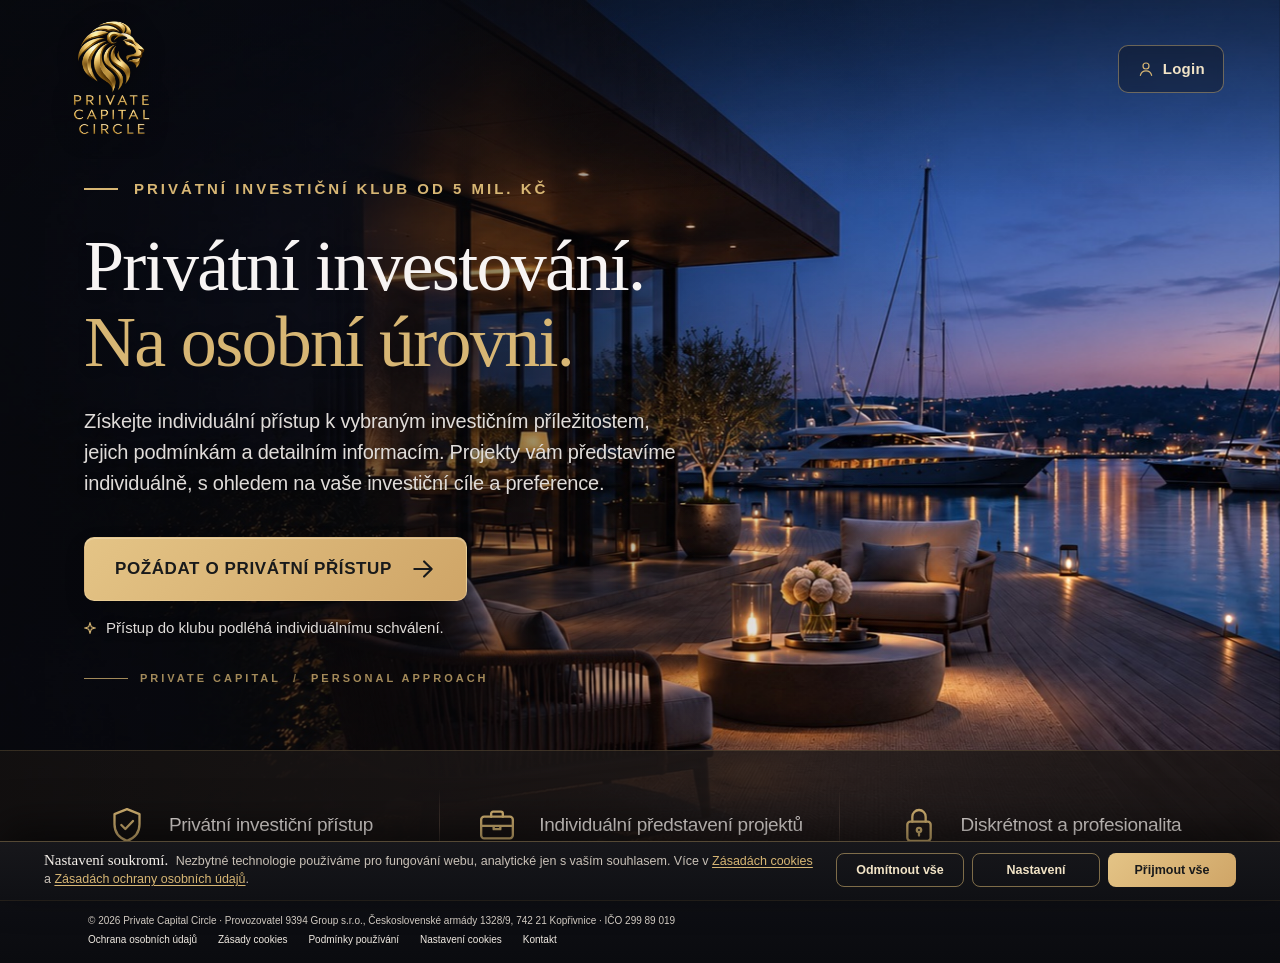
<file: index.html>
<!doctype html>
<html lang="cs">
<head>
  <meta charset="utf-8">
  <meta name="viewport" content="width=device-width, initial-scale=1">
  <meta name="color-scheme" content="dark">
  <meta name="description" content="Private Capital Circle — privátní investiční klub od 5 mil. Kč. Individuální přístup k vybraným investičním příležitostem.">
  <meta name="theme-color" content="#0c0d12">
  <title>Private Capital Circle — Privátní investiční klub od 5 mil. Kč</title>
  <link rel="stylesheet" href="styles.css?v=20261124e">
  <script src="crm.js?v=3" defer></script>
  <script src="script.js?v=20261123g" defer></script>
  <link rel="icon" href="assets/logo/lev.png" type="image/png">
  <script src="cookies.js?v=3" defer></script>
</head>
<body class="access-locked">
  <a class="skip-link" href="#hero">Přejít k obsahu</a>
  <div class="site-wrap">
    <div class="hero-shell">
      <div class="hero-slides" aria-hidden="true">
        <div class="slide is-active" style="background-image:url(assets/hero/01-jachta-v2.jpg)"></div>
        <div class="slide" style="background-image:url(assets/hero/02-loft.jpg)"></div>
        <div class="slide" style="background-image:url(assets/hero/03-knihovna.jpg)"></div>
        <div class="slide" style="background-image:url(assets/hero/04-vila-bazen.jpg)"></div>
        <div class="slide" style="background-image:url(assets/hero/05-zasedacka-v2.jpg)"></div>
        <div class="slide" style="background-image:url(assets/hero/06-schodiste.jpg)"></div>
        <div class="slide" style="background-image:url(assets/hero/07-galerie.jpg)"></div>
        <div class="hero-sheen"></div>
      </div>
      <header class="site-header">
        <a class="brand" href="index.html" aria-label="Private Capital Circle — úvodní stránka">
          <img class="brand-logo" src="assets/logo/pcc.png" width="311" height="440" alt="Private Capital Circle">
        </a>

        <button class="menu-toggle" id="menu-toggle" type="button" aria-label="Otevřít navigaci" aria-controls="main-nav" aria-expanded="false">
          <svg class="menu-icon menu-icon-open" viewBox="0 0 24 24" fill="none" stroke="currentColor" stroke-width="1.5" aria-hidden="true"><path d="M3 7h18M3 12h18M3 17h18" /></svg>
          <svg class="menu-icon menu-icon-close" viewBox="0 0 24 24" fill="none" stroke="currentColor" stroke-width="1.5" aria-hidden="true"><path d="M5 5l14 14M19 5L5 19" /></svg>
        </button>

        <nav class="main-nav" id="main-nav" aria-label="Hlavní navigace">
          <button type="button" class="nav-link" data-scroll="top">O klubu</button>
          <button type="button" class="nav-link" data-open="projects">Vybrané projekty</button>
          <a class="nav-link" href="profil.html">Investiční profil</a>
          <a class="nav-link" href="kontakt.html">Kontakt</a>
        </nav>

        <div class="header-actions">
          <button type="button" class="login-btn when-locked" data-open="login">
            <svg viewBox="0 0 24 24" width="18" height="18" fill="none" stroke="currentColor" stroke-width="1.6" stroke-linecap="round" aria-hidden="true"><circle cx="12" cy="8" r="4"/><path d="M4.5 20.5c1-4 4-6 7.5-6s6.5 2 7.5 6"/></svg>
            <span>Login</span>
          </button>
          <button type="button" class="login-btn when-unlocked js-logout" aria-label="Odhlásit"><svg viewBox="0 0 24 24" width="18" height="18" fill="none" stroke="currentColor" stroke-width="1.6" stroke-linecap="round" stroke-linejoin="round" aria-hidden="true"><path d="M15 4h3a2 2 0 0 1 2 2v12a2 2 0 0 1-2 2h-3M10 16l-4-4 4-4M6 12h10"/></svg><span>Odhlásit</span></button>
        </div>
      </header>

      <main>
        <section id="hero" class="hero" aria-labelledby="hero-title">
          <div class="hero-inner">
            <p class="eyebrow eyebrow-line">Privátní investiční klub od 5 mil. Kč</p>
            <h1 id="hero-title">Privátní investování.<br><span class="h1-accent">Na osobní úrovni.</span></h1>
            <p class="hero-description">Získejte individuální přístup k vybraným investičním příležitostem, jejich podmínkám a detailním informacím. Projekty vám představíme individuálně, s&nbsp;ohledem na vaše investiční cíle a preference.</p>
            <button type="button" class="cta cta-hero" data-open="membership">
              <span>Požádat o privátní přístup</span>
              <svg viewBox="0 0 24 24" width="26" height="26" fill="none" stroke="currentColor" stroke-width="2" stroke-linecap="round" stroke-linejoin="round" aria-hidden="true"><path d="M4 12h16M13 5l7 7-7 7" /></svg>
            </button>
            <p class="access-note"><svg viewBox="0 0 12 12" width="12" height="12" fill="none" stroke="currentColor" stroke-width="1.1" aria-hidden="true"><path d="M6 .8l1.3 3.9L11.2 6 7.3 7.3 6 11.2 4.7 7.3.8 6l3.9-1.3z"/></svg>Přístup do klubu podléhá individuálnímu schválení.</p>
            <p class="tagline">Private capital<span aria-hidden="true">/</span>Personal approach</p>
          </div>
        </section>
      </main>
    </div>

    <section id="features" class="features" aria-label="Výhody členství v Private Capital Circle">
      <div class="features-grid features-3">
        <article class="feature">
          <svg class="feature-icon" viewBox="0 0 24 24" aria-hidden="true" fill="none" stroke="currentColor" stroke-width="1.4" stroke-linecap="round" stroke-linejoin="round"><path d="M12 2.5 4.5 5.5v6c0 4.9 3.2 8.4 7.5 10 4.3-1.6 7.5-5.1 7.5-10v-6z"/><path d="m8.6 12 2.4 2.4 4.6-4.8"/></svg>
          <h2>Privátní investiční přístup</h2>
        </article>
        <article class="feature">
          <svg class="feature-icon" viewBox="0 0 24 24" aria-hidden="true" fill="none" stroke="currentColor" stroke-width="1.4" stroke-linecap="round" stroke-linejoin="round"><rect x="2.5" y="7" width="19" height="13" rx="1.8"/><path d="M8.5 7V5.2c0-.7.5-1.2 1.2-1.2h4.6c.7 0 1.2.5 1.2 1.2V7M2.5 12.5h19M10 12.5v2h4v-2"/></svg>
          <h2>Individuální představení projektů</h2>
        </article>
        <article class="feature">
          <svg class="feature-icon" viewBox="0 0 24 24" aria-hidden="true" fill="none" stroke="currentColor" stroke-width="1.4" stroke-linecap="round" stroke-linejoin="round"><rect x="5" y="10" width="14" height="11.5" rx="1.8"/><path d="M8 10V7a4 4 0 0 1 8 0v3"/><circle cx="12" cy="15" r="1.3"/><path d="M12 16.3v2"/></svg>
          <h2>Diskrétnost a profesionalita</h2>
        </article>
      </div>
    </section>
    <section id="klub" class="members" aria-labelledby="members-title" hidden>
      <div class="m-wrap">
        <div class="m-closing">
          <div>
            <h3>Investiční rozhodnutí zůstává ve vašich rukou.</h3>
            <p>Klub přináší možnost objevovat různé investiční projekty a získávat k nim relevantní informace. Výběr konkrétní investice, její parametry a soulad s vlastními cíli však vždy vyžadují individuální posouzení investorem.</p>
          </div>
          <div class="m-actions">
            <a class="cta m-cta" href="dotaznik.html">Vyplnit investiční profil
              <svg viewBox="0 0 24 24" width="22" height="22" fill="none" stroke="currentColor" stroke-width="1.8" stroke-linecap="round" stroke-linejoin="round" aria-hidden="true"><path d="M4 12h16M13 5l7 7-7 7"/></svg>
            </a>
          </div>
        </div>
        <div class="m-intro">
          <div class="m-intro-head">
            <p class="m-eyebrow">Vybrané investiční příležitosti</p>
            <h2 id="members-title">Více možností. Více informací. <span class="m-accent">Lepší přehled.</span></h2>
          </div>
          <div class="m-intro-text">
            <p>Každý investiční projekt má vlastní ekonomiku, způsob financování, podmínky i rizika. Rozhodování o investici by proto nemělo stát pouze na jednom údaji – například na výši nabízeného výnosu.</p>
            <p>Náš investiční klub vytváří prostor, kde se členové mohou seznamovat s vybranými investičními příležitostmi, poznávat projekty, které za nimi stojí, a porovnávat jejich důležité parametry.</p>
            <p>Smyslem klubu není představit jednu konkrétní investici jako univerzální řešení. Naším cílem je nabídnout investorům možnost výběru mezi různými projekty a poskytnout informace, které jim pomohou jednotlivé příležitosti lépe pochopit a samostatně vyhodnotit.</p>
          </div>
        </div>

        <div class="m-pillars" role="list" aria-label="Tři hlavní pilíře klubu">
          <div class="m-pillar" role="listitem">
            <svg viewBox="0 0 24 24" aria-hidden="true"><rect x="3.5" y="4" width="17" height="16" rx="1.5"/><path d="M3.5 9h17M8 13h8M8 16.5h5"/></svg>
            <h3>Příležitosti</h3>
            <p>Přístup k vybraným projektům.</p>
          </div>
          <div class="m-pillar" role="listitem">
            <svg viewBox="0 0 24 24" aria-hidden="true"><path d="M12 3v18M7 21h10M4 7h16M4 7l-2.5 6a3 3 0 0 0 5 0L4 7Zm16 0-2.5 6a3 3 0 0 0 5 0L20 7Z"/></svg>
            <h3>Porovnání</h3>
            <p>Možnost pochopit rozdíly mezi nabídkami.</p>
          </div>
          <div class="m-pillar" role="listitem">
            <svg viewBox="0 0 24 24" aria-hidden="true"><path d="M3 5.5C5.5 4 9 4 12 6c3-2 6.5-2 9-.5V19c-2.5-1.5-6-1.5-9 .5-3-2-6.5-2-9-.5Z"/><path d="M12 6v13.5"/></svg>
            <h3>Informace</h3>
            <p>Projektové podklady pro rozhodování.</p>
          </div>
        </div>

        <ol class="m-steps">
          <li class="m-step">
            <span class="m-num" aria-hidden="true">01</span>
            <div class="m-step-body">
              <h3>Výběr konkrétních investičních projektů</h3>
              <p class="m-lead">Příležitosti, za kterými stojí skutečné projekty.</p>
              <p>Členové získávají přístup k nabídce vybraných investičních projektů s odlišným zaměřením, investiční strukturou a podmínkami.</p>
              <p>U každého projektu je důležité nejen to, jaký výnos nabízí, ale především co se prostřednictvím investice financuje, kdo projekt realizuje a jakým způsobem má být investovaný kapitál využit.</p>
              <p>Klub umožňuje poznávat jednotlivé příležitosti v jejich širších souvislostech a vybírat si podle vlastních investičních preferencí.</p>
            </div>
          </li>
          <li class="m-step">
            <span class="m-num" aria-hidden="true">02</span>
            <div class="m-step-body">
              <h3>Srovnání podmínek a parametrů</h3>
              <p class="m-lead">Každá investiční příležitost má své vlastní charakteristiky.</p>
              <p>Výnos, doba splatnosti, způsob zajištění, postavení emitenta i podmínky financování představují důležité části investičního rozhodování.</p>
              <p>Přístup k více projektům umožňuje vnímat tyto parametry ve vzájemných souvislostech a lépe porozumět rozdílům mezi jednotlivými nabídkami.</p>
              <p>Nejde pouze o porovnávání výše výnosů, ale také o pochopení toho, jaké závazky, podmínky a rizika jsou s konkrétní investicí spojeny.</p>
            </div>
          </li>
          <li class="m-step">
            <span class="m-num" aria-hidden="true">03</span>
            <div class="m-step-body">
              <h3>Informace pro vlastní rozhodnutí</h3>
              <p class="m-lead">Za každou nabídkou hledáme konkrétní informace.</p>
              <p>Investiční rozhodnutí vyžaduje více než stručnou prezentaci atraktivních parametrů.</p>
              <p>Proto klademe důraz na představení samotného projektu, jeho účelu, emitenta, struktury financování a dostupných investičních podkladů.</p>
              <p>Členové mají možnost seznámit se s informacemi, které jsou podstatné pro posouzení jednotlivých příležitostí, včetně jejich omezení a souvisejících rizik.</p>
            </div>
          </li>
        </ol>

      </div>
    </section>
    <footer class="site-footer f-footer">
      <div class="f-bottom">
        <span>© 2026 Private Capital Circle · Provozovatel 9394 Group s.r.o., Československé armády 1328/9, 742 21 Kopřivnice · IČO 299 89 019</span>
        <nav class="f-legal" aria-label="Právní informace"><a href="zasady-ochrany-osobnich-udaju.html">Ochrana osobních údajů</a><a href="zasady-cookies.html">Zásady cookies</a><a href="podminky-pouzivani.html">Podmínky používání</a><button type="button" data-open-cookies>Nastavení cookies</button><a href="kontakt.html">Kontakt</a></nav>
      </div>
    </footer>
  </div>

  <div class="dialog-layer" id="dialog-layer" hidden>
    <div class="dialog-backdrop" data-dismiss="true"></div>
    <section class="dialog-panel" id="dialog-panel" role="dialog" aria-modal="true" aria-labelledby="dialog-title" tabindex="-1">
      <button class="dialog-close" id="dialog-close" type="button" aria-label="Zavřít okno">
        <svg viewBox="0 0 24 24" width="25" height="25" fill="none" stroke="currentColor" stroke-width="1.7" stroke-linecap="round" aria-hidden="true"><path d="M5 5l14 14M19 5L5 19"/></svg>
      </button>
      <p class="dialog-eyebrow">Private Capital Circle</p>
      <div id="dialog-content"></div>
    </section>
  </div>
</body>
</html>
</file>
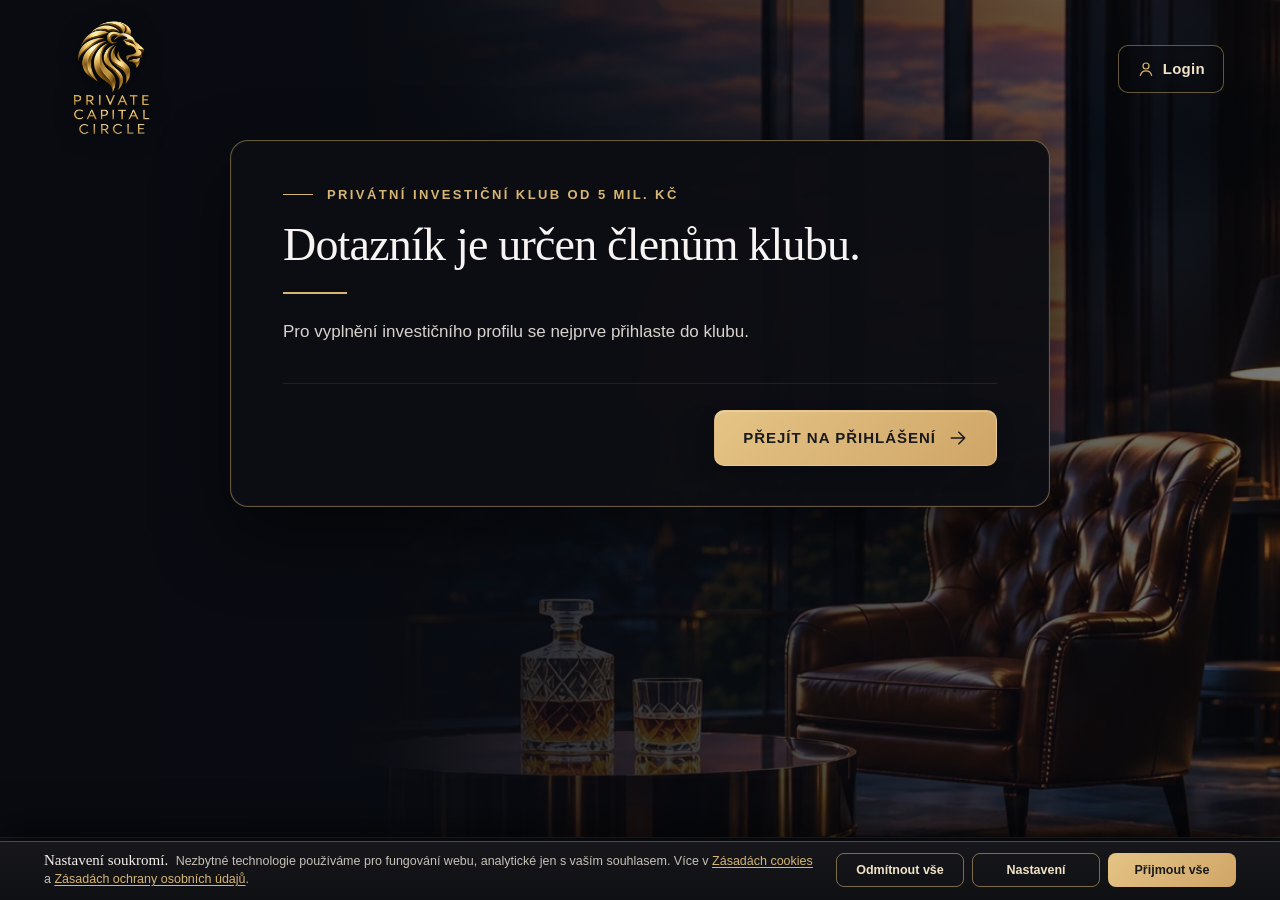
<file: dotaznik.html>
<!doctype html>
<html lang="cs">
<head>
  <meta charset="utf-8">
  <meta name="viewport" content="width=device-width, initial-scale=1">
  <meta name="color-scheme" content="dark">
  <meta name="theme-color" content="#0c0d12">
  <meta name="robots" content="noindex">
  <title>Váš investiční profil — Private Capital Circle</title>
  <link rel="stylesheet" href="styles.css?v=20261124e">
  <link rel="stylesheet" href="dotaznik.css?v=20261118o">
  <script src="dotaznik-data.js?v=20261118c" defer></script>
  <script src="dotaznik.js?v=20261123d" defer></script>
  <script src="subnav.js?v=20261118m" defer></script>
  <link rel="icon" href="assets/logo/lev.png" type="image/png">
  <script src="cookies.js?v=3" defer></script>
</head>
<body class="q-page access-locked">
  <header class="site-header">
        <a class="brand" href="index.html" aria-label="Private Capital Circle — úvodní stránka">
          <img class="brand-logo" src="assets/logo/pcc.png" width="311" height="440" alt="Private Capital Circle">
        </a>

        <button class="menu-toggle" id="menu-toggle" type="button" aria-label="Otevřít navigaci" aria-controls="main-nav" aria-expanded="false">
          <svg class="menu-icon menu-icon-open" viewBox="0 0 24 24" fill="none" stroke="currentColor" stroke-width="1.5" aria-hidden="true"><path d="M3 7h18M3 12h18M3 17h18" /></svg>
          <svg class="menu-icon menu-icon-close" viewBox="0 0 24 24" fill="none" stroke="currentColor" stroke-width="1.5" aria-hidden="true"><path d="M5 5l14 14M19 5L5 19" /></svg>
        </button>

        <nav class="main-nav" id="main-nav" aria-label="Hlavní navigace">
          <a class="nav-link" href="index.html">O klubu</a>
          <a class="nav-link" href="index.html#projekty">Vybrané projekty</a>
          <a class="nav-link" href="profil.html">Investiční profil</a>
          <a class="nav-link" href="kontakt.html">Kontakt</a>
        </nav>

        <div class="header-actions">
          <a class="login-btn when-locked" href="index.html#login">
            <svg viewBox="0 0 24 24" width="18" height="18" fill="none" stroke="currentColor" stroke-width="1.6" stroke-linecap="round" aria-hidden="true"><circle cx="12" cy="8" r="4"/><path d="M4.5 20.5c1-4 4-6 7.5-6s6.5 2 7.5 6"/></svg>
            <span>Login</span>
          </a>
          <button type="button" class="login-btn when-unlocked js-logout" aria-label="Odhlásit"><svg viewBox="0 0 24 24" width="18" height="18" fill="none" stroke="currentColor" stroke-width="1.6" stroke-linecap="round" stroke-linejoin="round" aria-hidden="true"><path d="M15 4h3a2 2 0 0 1 2 2v12a2 2 0 0 1-2 2h-3M10 16l-4-4 4-4M6 12h10"/></svg><span>Odhlásit</span></button>
        </div>
      </header>

  <main class="q-main">
    <section class="q-card" id="q-card" aria-live="polite">
      <noscript><p>Dotazník vyžaduje zapnutý JavaScript.</p></noscript>
    </section>
  </main>
  <footer class="site-footer f-footer">
      <div class="f-bottom">
        <span>© 2026 Private Capital Circle · Provozovatel 9394 Group s.r.o., Československé armády 1328/9, 742 21 Kopřivnice · IČO 299 89 019</span>
        <nav class="f-legal" aria-label="Právní informace"><a href="zasady-ochrany-osobnich-udaju.html">Ochrana osobních údajů</a><a href="zasady-cookies.html">Zásady cookies</a><a href="podminky-pouzivani.html">Podmínky používání</a><button type="button" data-open-cookies>Nastavení cookies</button><a href="kontakt.html">Kontakt</a></nav>
      </div>
    </footer>
</body>
</html>
</file>
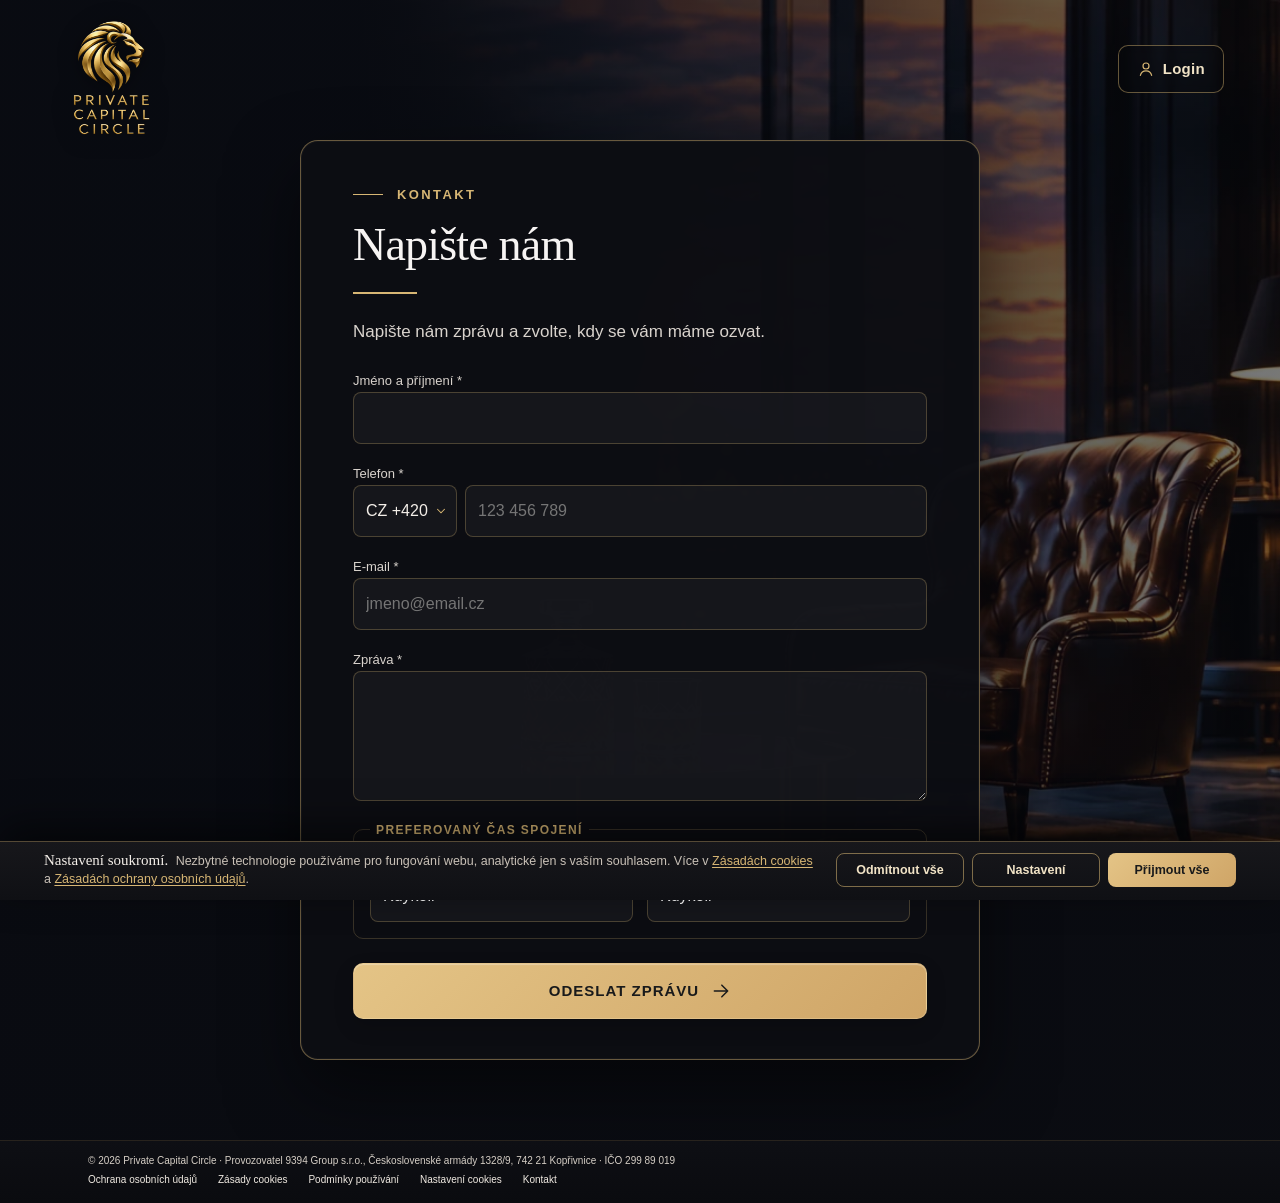
<file: kontakt.html>
<!doctype html>
<html lang="cs">
<head>
  <meta charset="utf-8">
  <meta name="viewport" content="width=device-width, initial-scale=1">
  <meta name="color-scheme" content="dark">
  <meta name="theme-color" content="#0c0d12">
    <title>Kontakt — Private Capital Circle</title>
  <link rel="stylesheet" href="styles.css?v=20261124e">
  <link rel="stylesheet" href="dotaznik.css?v=20261118o">
  <script src="crm.js?v=3" defer></script>
  <script src="kontakt.js?v=1" defer></script>
  <script src="subnav.js?v=20261118m" defer></script>
  <link rel="icon" href="assets/logo/lev.png" type="image/png">
  <script src="cookies.js?v=3" defer></script>
</head>
<body class="q-page access-locked">
  <header class="site-header">
        <a class="brand" href="index.html" aria-label="Private Capital Circle — úvodní stránka">
          <img class="brand-logo" src="assets/logo/pcc.png" width="311" height="440" alt="Private Capital Circle">
        </a>

        <button class="menu-toggle" id="menu-toggle" type="button" aria-label="Otevřít navigaci" aria-controls="main-nav" aria-expanded="false">
          <svg class="menu-icon menu-icon-open" viewBox="0 0 24 24" fill="none" stroke="currentColor" stroke-width="1.5" aria-hidden="true"><path d="M3 7h18M3 12h18M3 17h18" /></svg>
          <svg class="menu-icon menu-icon-close" viewBox="0 0 24 24" fill="none" stroke="currentColor" stroke-width="1.5" aria-hidden="true"><path d="M5 5l14 14M19 5L5 19" /></svg>
        </button>

        <nav class="main-nav" id="main-nav" aria-label="Hlavní navigace">
          <a class="nav-link" href="index.html">O klubu</a>
          <a class="nav-link" href="index.html#projekty">Vybrané projekty</a>
          <a class="nav-link" href="profil.html">Investiční profil</a>
          <a class="nav-link" href="kontakt.html">Kontakt</a>
        </nav>

        <div class="header-actions">
          <a class="login-btn when-locked" href="index.html#login">
            <svg viewBox="0 0 24 24" width="18" height="18" fill="none" stroke="currentColor" stroke-width="1.6" stroke-linecap="round" aria-hidden="true"><circle cx="12" cy="8" r="4"/><path d="M4.5 20.5c1-4 4-6 7.5-6s6.5 2 7.5 6"/></svg>
            <span>Login</span>
          </a>
          <button type="button" class="login-btn when-unlocked js-logout" aria-label="Odhlásit"><svg viewBox="0 0 24 24" width="18" height="18" fill="none" stroke="currentColor" stroke-width="1.6" stroke-linecap="round" stroke-linejoin="round" aria-hidden="true"><path d="M15 4h3a2 2 0 0 1 2 2v12a2 2 0 0 1-2 2h-3M10 16l-4-4 4-4M6 12h10"/></svg><span>Odhlásit</span></button>
        </div>
      </header>

  <main class="q-main">
    <section class="q-card contact-card" id="q-card">
      <p class="q-eyebrow">Kontakt</p>
      <h1 class="q-title">Napište nám</h1>
      <p class="q-text">Napište nám zprávu a zvolte, kdy se vám máme ozvat.</p>
      <form id="contact-form" class="form-grid" novalidate>
        <div class="field"><label for="contact-name">Jméno a příjmení *</label><input id="contact-name" name="name" type="text" autocomplete="name" maxlength="120" required><small data-error-for="contact-name" aria-live="polite"></small></div>
        <div class="field"><label for="contact-phone">Telefon *</label><div class="phone-row"><select class="prefix" name="prefix" aria-label="Předvolba"><option value="+420">CZ +420</option><option value="+421">SK +421</option></select><input id="contact-phone" name="phone" type="tel" inputmode="numeric" autocomplete="tel-national" placeholder="123 456 789" maxlength="11" required></div><small data-error-for="contact-phone" aria-live="polite"></small></div>
        <div class="field"><label for="contact-email">E-mail *</label><input id="contact-email" name="email" type="email" inputmode="email" autocomplete="email" maxlength="254" placeholder="jmeno@email.cz" required><small data-error-for="contact-email" aria-live="polite"></small></div>
        <div class="field"><label for="contact-message">Zpráva *</label><textarea id="contact-message" name="message" maxlength="2000" required></textarea><small data-error-for="contact-message" aria-live="polite"></small></div>
        <fieldset class="field-pref">
          <legend>Preferovaný čas spojení</legend>
          <div class="field-row">
            <div class="field"><label for="contact-day">Den (po–pá)</label><select id="contact-day" name="day"><option value="">Kdykoli</option></select></div>
            <div class="field"><label for="contact-time">Čas</label><select id="contact-time" name="time"><option value="">Kdykoli</option></select></div>
          </div>
        </fieldset>
        <input class="hp" type="text" name="company_website" tabindex="-1" autocomplete="off" aria-hidden="true">
        <button type="submit" class="cta q-next contact-submit"><span>Odeslat zprávu</span><svg viewBox="0 0 24 24" width="20" height="20" fill="none" stroke="currentColor" stroke-width="1.8" stroke-linecap="round" stroke-linejoin="round" aria-hidden="true"><path d="M4 12h16M13 5l7 7-7 7"/></svg></button>
        <p class="login-status" id="contact-status" role="status" aria-live="polite"></p>
      </form>
    </section>
  </main>
  <footer class="site-footer f-footer">
      <div class="f-bottom">
        <span>© 2026 Private Capital Circle · Provozovatel 9394 Group s.r.o., Československé armády 1328/9, 742 21 Kopřivnice · IČO 299 89 019</span>
        <nav class="f-legal" aria-label="Právní informace"><a href="zasady-ochrany-osobnich-udaju.html">Ochrana osobních údajů</a><a href="zasady-cookies.html">Zásady cookies</a><a href="podminky-pouzivani.html">Podmínky používání</a><button type="button" data-open-cookies>Nastavení cookies</button><a href="kontakt.html">Kontakt</a></nav>
      </div>
    </footer>
</body>
</html>
</file>
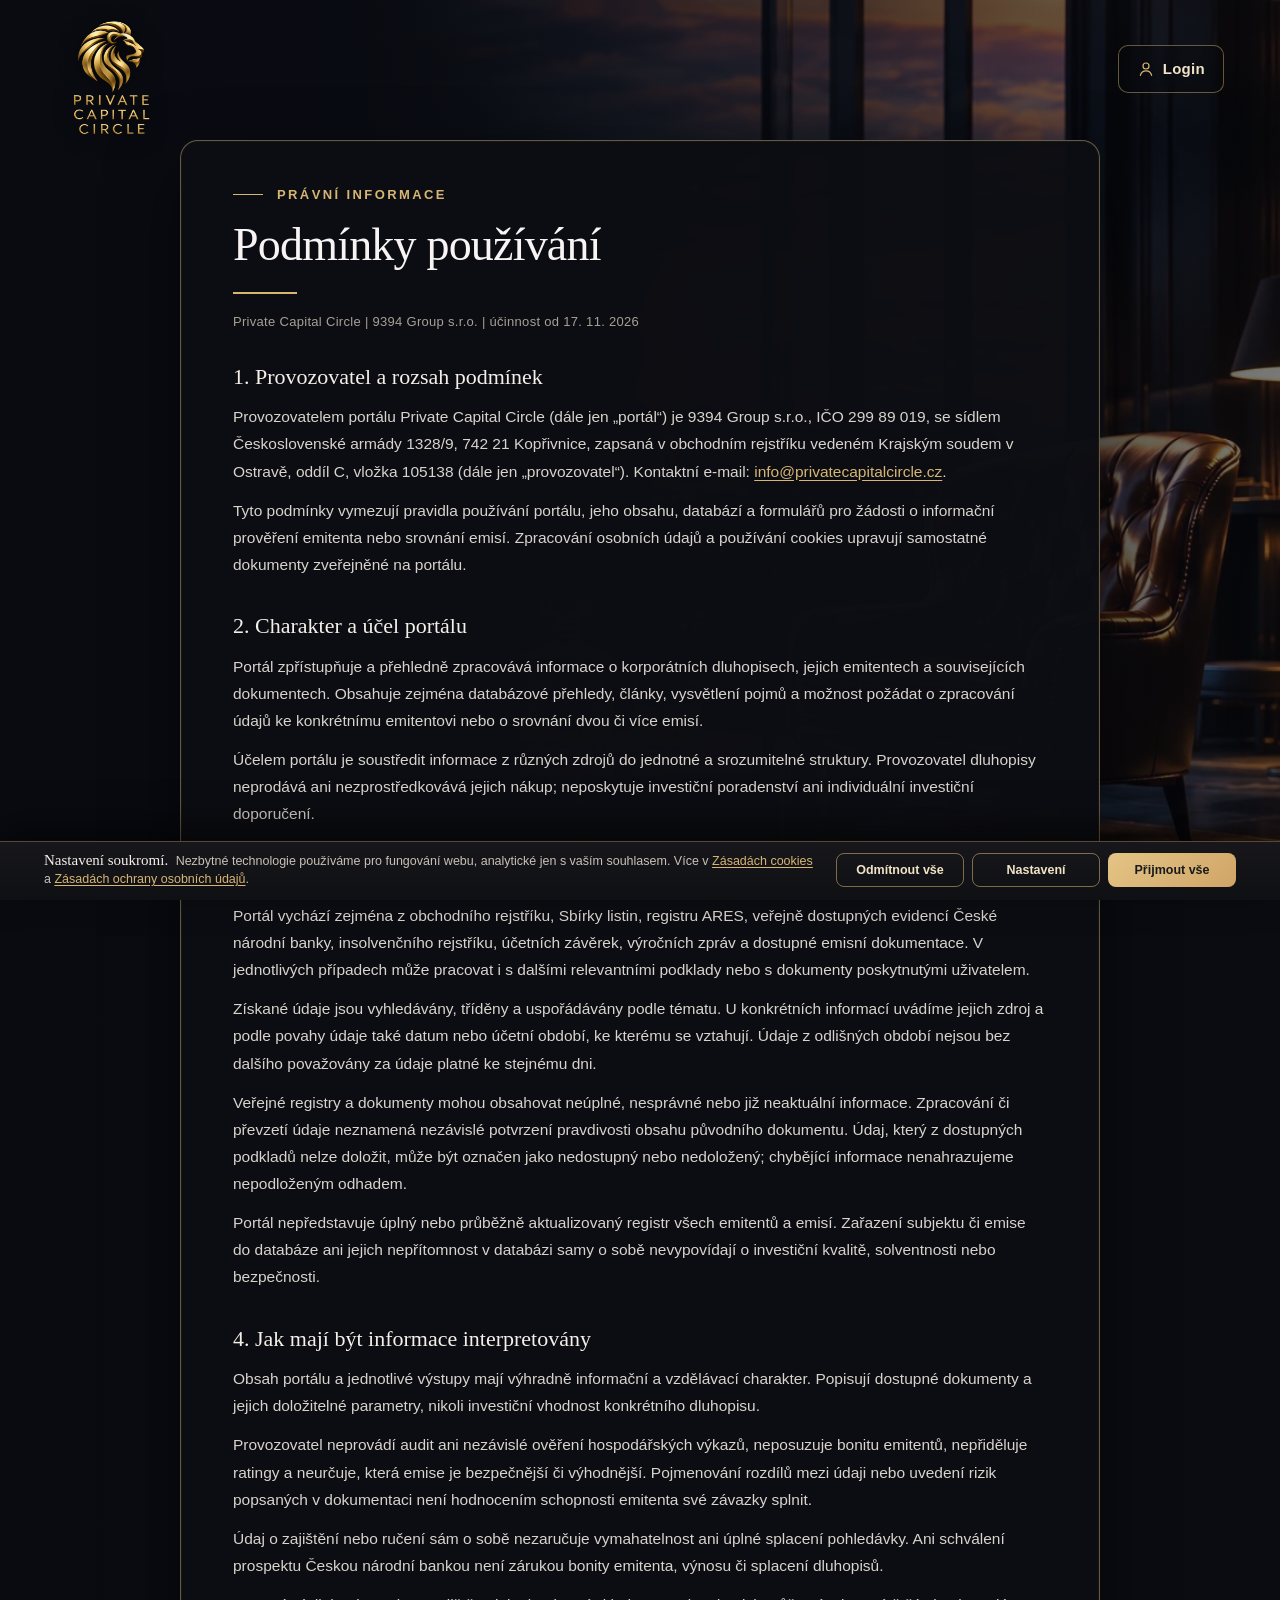
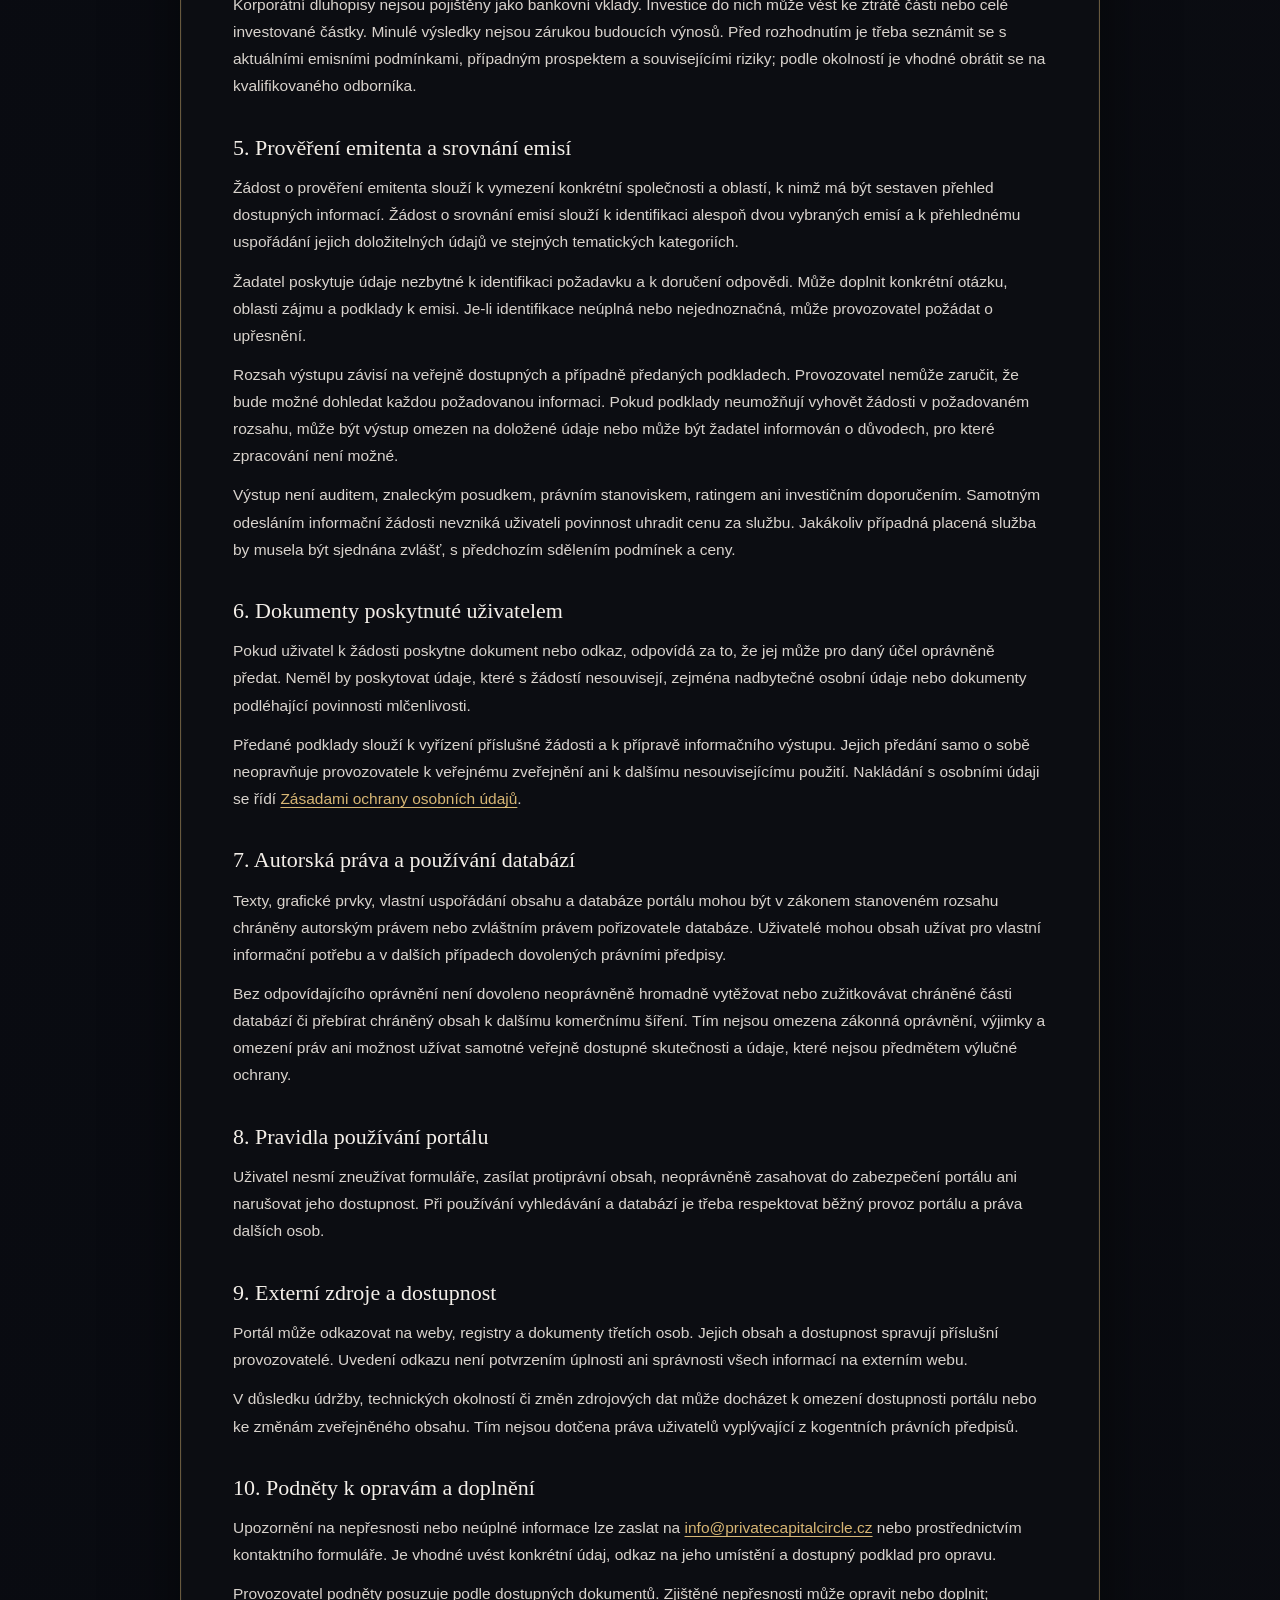
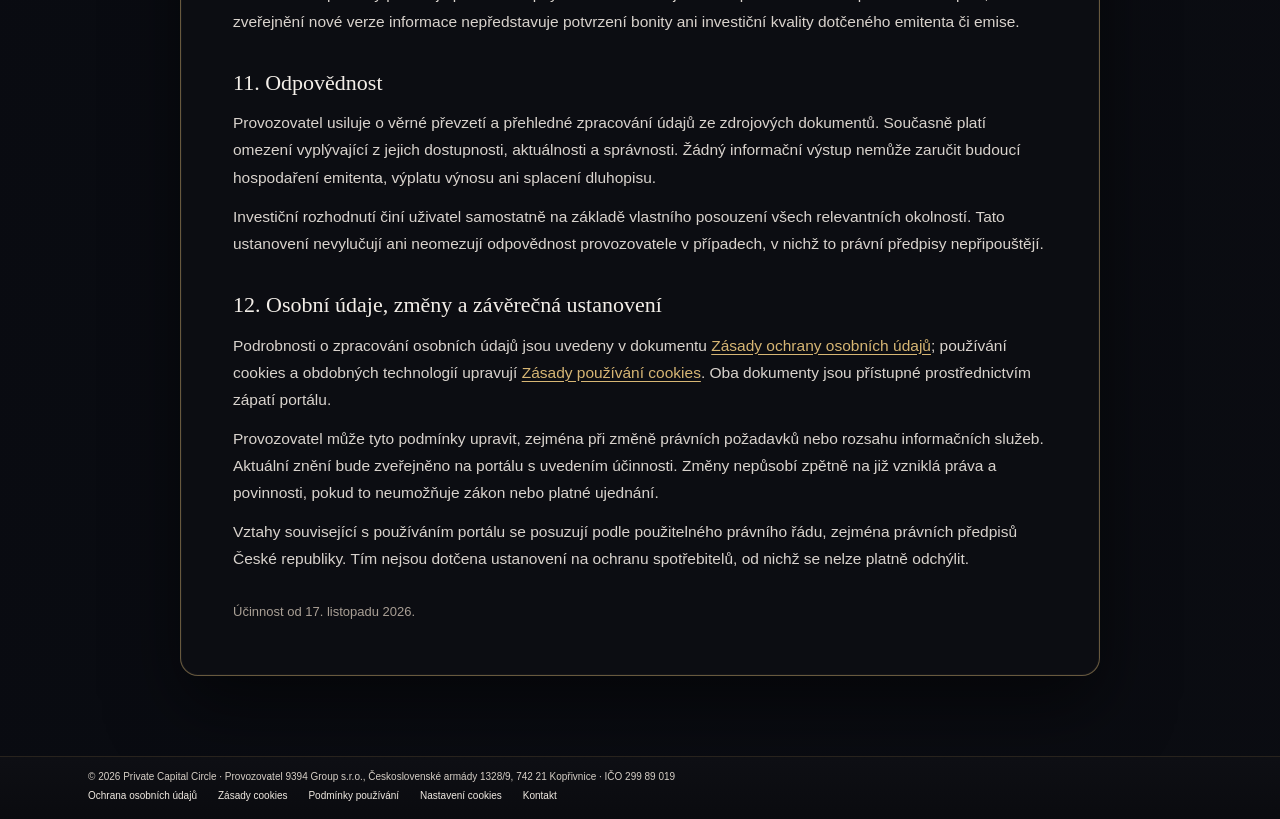
<file: podminky-pouzivani.html>
<!doctype html>
<html lang="cs">
<head>
  <meta charset="utf-8">
  <meta name="viewport" content="width=device-width, initial-scale=1">
  <meta name="color-scheme" content="dark">
  <meta name="theme-color" content="#0c0d12">
  
  <title>Podmínky používání — Private Capital Circle</title>
  <link rel="stylesheet" href="styles.css?v=20261124e">
  <link rel="stylesheet" href="dotaznik.css?v=20261118o">
  <script src="subnav.js?v=20261118m" defer></script>
  <link rel="icon" href="assets/logo/lev.png" type="image/png">
  <script src="cookies.js?v=3" defer></script>
</head>
<body class="q-page access-locked">
  <header class="site-header">
        <a class="brand" href="index.html" aria-label="Private Capital Circle — úvodní stránka">
          <img class="brand-logo" src="assets/logo/pcc.png" width="311" height="440" alt="Private Capital Circle">
        </a>

        <button class="menu-toggle" id="menu-toggle" type="button" aria-label="Otevřít navigaci" aria-controls="main-nav" aria-expanded="false">
          <svg class="menu-icon menu-icon-open" viewBox="0 0 24 24" fill="none" stroke="currentColor" stroke-width="1.5" aria-hidden="true"><path d="M3 7h18M3 12h18M3 17h18" /></svg>
          <svg class="menu-icon menu-icon-close" viewBox="0 0 24 24" fill="none" stroke="currentColor" stroke-width="1.5" aria-hidden="true"><path d="M5 5l14 14M19 5L5 19" /></svg>
        </button>

        <nav class="main-nav" id="main-nav" aria-label="Hlavní navigace">
          <a class="nav-link" href="index.html">O klubu</a>
          <a class="nav-link" href="index.html#projekty">Vybrané projekty</a>
          <a class="nav-link" href="profil.html">Investiční profil</a>
          <a class="nav-link" href="kontakt.html">Kontakt</a>
        </nav>

        <div class="header-actions">
          <a class="login-btn when-locked" href="index.html#login">
            <svg viewBox="0 0 24 24" width="18" height="18" fill="none" stroke="currentColor" stroke-width="1.6" stroke-linecap="round" aria-hidden="true"><circle cx="12" cy="8" r="4"/><path d="M4.5 20.5c1-4 4-6 7.5-6s6.5 2 7.5 6"/></svg>
            <span>Login</span>
          </a>
          <button type="button" class="login-btn when-unlocked js-logout" aria-label="Odhlásit"><svg viewBox="0 0 24 24" width="18" height="18" fill="none" stroke="currentColor" stroke-width="1.6" stroke-linecap="round" stroke-linejoin="round" aria-hidden="true"><path d="M15 4h3a2 2 0 0 1 2 2v12a2 2 0 0 1-2 2h-3M10 16l-4-4 4-4M6 12h10"/></svg><span>Odhlásit</span></button>
        </div>
      </header>

  <main class="q-main">
    <section class="q-card legal-card">
      <p class="q-eyebrow">Právní informace</p>
      <h1 class="q-title">Podmínky používání</h1>
      <p class="legal-lead">Private Capital Circle | 9394 Group s.r.o. | účinnost od 17. 11. 2026</p>
      <article class="legal">
<h2>1. Provozovatel a rozsah podmínek</h2>
<p>Provozovatelem portálu Private Capital Circle (dále jen „portál“) je 9394 Group s.r.o., IČO 299 89 019, se sídlem Československé armády 1328/9, 742 21 Kopřivnice, zapsaná v obchodním rejstříku vedeném Krajským soudem v Ostravě, oddíl C, vložka 105138 (dále jen „provozovatel“). Kontaktní e-mail: <a href="mailto:info@privatecapitalcircle.cz">info@privatecapitalcircle.cz</a>.</p>
<p>Tyto podmínky vymezují pravidla používání portálu, jeho obsahu, databází a formulářů pro žádosti o informační prověření emitenta nebo srovnání emisí. Zpracování osobních údajů a používání cookies upravují samostatné dokumenty zveřejněné na portálu.</p>
<h2>2. Charakter a účel portálu</h2>
<p>Portál zpřístupňuje a přehledně zpracovává informace o korporátních dluhopisech, jejich emitentech a souvisejících dokumentech. Obsahuje zejména databázové přehledy, články, vysvětlení pojmů a možnost požádat o zpracování údajů ke konkrétnímu emitentovi nebo o srovnání dvou či více emisí.</p>
<p>Účelem portálu je soustředit informace z různých zdrojů do jednotné a srozumitelné struktury. Provozovatel dluhopisy neprodává ani nezprostředkovává jejich nákup; neposkytuje investiční poradenství ani individuální investiční doporučení.</p>
<h2>3. Původ, rozsah a aktuálnost údajů</h2>
<p>Portál vychází zejména z obchodního rejstříku, Sbírky listin, registru ARES, veřejně dostupných evidencí České národní banky, insolvenčního rejstříku, účetních závěrek, výročních zpráv a dostupné emisní dokumentace. V jednotlivých případech může pracovat i s dalšími relevantními podklady nebo s dokumenty poskytnutými uživatelem.</p>
<p>Získané údaje jsou vyhledávány, tříděny a uspořádávány podle tématu. U konkrétních informací uvádíme jejich zdroj a podle povahy údaje také datum nebo účetní období, ke kterému se vztahují. Údaje z odlišných období nejsou bez dalšího považovány za údaje platné ke stejnému dni.</p>
<p>Veřejné registry a dokumenty mohou obsahovat neúplné, nesprávné nebo již neaktuální informace. Zpracování či převzetí údaje neznamená nezávislé potvrzení pravdivosti obsahu původního dokumentu. Údaj, který z dostupných podkladů nelze doložit, může být označen jako nedostupný nebo nedoložený; chybějící informace nenahrazujeme nepodloženým odhadem.</p>
<p>Portál nepředstavuje úplný nebo průběžně aktualizovaný registr všech emitentů a emisí. Zařazení subjektu či emise do databáze ani jejich nepřítomnost v databázi samy o sobě nevypovídají o investiční kvalitě, solventnosti nebo bezpečnosti.</p>
<h2>4. Jak mají být informace interpretovány</h2>
<p>Obsah portálu a jednotlivé výstupy mají výhradně informační a vzdělávací charakter. Popisují dostupné dokumenty a jejich doložitelné parametry, nikoli investiční vhodnost konkrétního dluhopisu.</p>
<p>Provozovatel neprovádí audit ani nezávislé ověření hospodářských výkazů, neposuzuje bonitu emitentů, nepřiděluje ratingy a neurčuje, která emise je bezpečnější či výhodnější. Pojmenování rozdílů mezi údaji nebo uvedení rizik popsaných v dokumentaci není hodnocením schopnosti emitenta své závazky splnit.</p>
<p>Údaj o zajištění nebo ručení sám o sobě nezaručuje vymahatelnost ani úplné splacení pohledávky. Ani schválení prospektu Českou národní bankou není zárukou bonity emitenta, výnosu či splacení dluhopisů.</p>
<p>Korporátní dluhopisy nejsou pojištěny jako bankovní vklady. Investice do nich může vést ke ztrátě části nebo celé investované částky. Minulé výsledky nejsou zárukou budoucích výnosů. Před rozhodnutím je třeba seznámit se s aktuálními emisními podmínkami, případným prospektem a souvisejícími riziky; podle okolností je vhodné obrátit se na kvalifikovaného odborníka.</p>
<h2>5. Prověření emitenta a srovnání emisí</h2>
<p>Žádost o prověření emitenta slouží k vymezení konkrétní společnosti a oblastí, k nimž má být sestaven přehled dostupných informací. Žádost o srovnání emisí slouží k identifikaci alespoň dvou vybraných emisí a k přehlednému uspořádání jejich doložitelných údajů ve stejných tematických kategoriích.</p>
<p>Žadatel poskytuje údaje nezbytné k identifikaci požadavku a k doručení odpovědi. Může doplnit konkrétní otázku, oblasti zájmu a podklady k emisi. Je-li identifikace neúplná nebo nejednoznačná, může provozovatel požádat o upřesnění.</p>
<p>Rozsah výstupu závisí na veřejně dostupných a případně předaných podkladech. Provozovatel nemůže zaručit, že bude možné dohledat každou požadovanou informaci. Pokud podklady neumožňují vyhovět žádosti v požadovaném rozsahu, může být výstup omezen na doložené údaje nebo může být žadatel informován o důvodech, pro které zpracování není možné.</p>
<p>Výstup není auditem, znaleckým posudkem, právním stanoviskem, ratingem ani investičním doporučením. Samotným odesláním informační žádosti nevzniká uživateli povinnost uhradit cenu za službu. Jakákoliv případná placená služba by musela být sjednána zvlášť, s předchozím sdělením podmínek a ceny.</p>
<h2>6. Dokumenty poskytnuté uživatelem</h2>
<p>Pokud uživatel k žádosti poskytne dokument nebo odkaz, odpovídá za to, že jej může pro daný účel oprávněně předat. Neměl by poskytovat údaje, které s žádostí nesouvisejí, zejména nadbytečné osobní údaje nebo dokumenty podléhající povinnosti mlčenlivosti.</p>
<p>Předané podklady slouží k vyřízení příslušné žádosti a k přípravě informačního výstupu. Jejich předání samo o sobě neopravňuje provozovatele k veřejnému zveřejnění ani k dalšímu nesouvisejícímu použití. Nakládání s osobními údaji se řídí <a href="zasady-ochrany-osobnich-udaju.html">Zásadami ochrany osobních údajů</a>.</p>
<h2>7. Autorská práva a používání databází</h2>
<p>Texty, grafické prvky, vlastní uspořádání obsahu a databáze portálu mohou být v zákonem stanoveném rozsahu chráněny autorským právem nebo zvláštním právem pořizovatele databáze. Uživatelé mohou obsah užívat pro vlastní informační potřebu a v dalších případech dovolených právními předpisy.</p>
<p>Bez odpovídajícího oprávnění není dovoleno neoprávněně hromadně vytěžovat nebo zužitkovávat chráněné části databází či přebírat chráněný obsah k dalšímu komerčnímu šíření. Tím nejsou omezena zákonná oprávnění, výjimky a omezení práv ani možnost užívat samotné veřejně dostupné skutečnosti a údaje, které nejsou předmětem výlučné ochrany.</p>
<h2>8. Pravidla používání portálu</h2>
<p>Uživatel nesmí zneužívat formuláře, zasílat protiprávní obsah, neoprávněně zasahovat do zabezpečení portálu ani narušovat jeho dostupnost. Při používání vyhledávání a databází je třeba respektovat běžný provoz portálu a práva dalších osob.</p>
<h2>9. Externí zdroje a dostupnost</h2>
<p>Portál může odkazovat na weby, registry a dokumenty třetích osob. Jejich obsah a dostupnost spravují příslušní provozovatelé. Uvedení odkazu není potvrzením úplnosti ani správnosti všech informací na externím webu.</p>
<p>V důsledku údržby, technických okolností či změn zdrojových dat může docházet k omezení dostupnosti portálu nebo ke změnám zveřejněného obsahu. Tím nejsou dotčena práva uživatelů vyplývající z kogentních právních předpisů.</p>
<h2>10. Podněty k opravám a doplnění</h2>
<p>Upozornění na nepřesnosti nebo neúplné informace lze zaslat na <a href="mailto:info@privatecapitalcircle.cz">info@privatecapitalcircle.cz</a> nebo prostřednictvím kontaktního formuláře. Je vhodné uvést konkrétní údaj, odkaz na jeho umístění a dostupný podklad pro opravu.</p>
<p>Provozovatel podněty posuzuje podle dostupných dokumentů. Zjištěné nepřesnosti může opravit nebo doplnit; zveřejnění nové verze informace nepředstavuje potvrzení bonity ani investiční kvality dotčeného emitenta či emise.</p>
<h2>11. Odpovědnost</h2>
<p>Provozovatel usiluje o věrné převzetí a přehledné zpracování údajů ze zdrojových dokumentů. Současně platí omezení vyplývající z jejich dostupnosti, aktuálnosti a správnosti. Žádný informační výstup nemůže zaručit budoucí hospodaření emitenta, výplatu výnosu ani splacení dluhopisu.</p>
<p>Investiční rozhodnutí činí uživatel samostatně na základě vlastního posouzení všech relevantních okolností. Tato ustanovení nevylučují ani neomezují odpovědnost provozovatele v případech, v nichž to právní předpisy nepřipouštějí.</p>
<h2>12. Osobní údaje, změny a závěrečná ustanovení</h2>
<p>Podrobnosti o zpracování osobních údajů jsou uvedeny v dokumentu <a href="zasady-ochrany-osobnich-udaju.html">Zásady ochrany osobních údajů</a>; používání cookies a obdobných technologií upravují <a href="zasady-cookies.html">Zásady používání cookies</a>. Oba dokumenty jsou přístupné prostřednictvím zápatí portálu.</p>
<p>Provozovatel může tyto podmínky upravit, zejména při změně právních požadavků nebo rozsahu informačních služeb. Aktuální znění bude zveřejněno na portálu s uvedením účinnosti. Změny nepůsobí zpětně na již vzniklá práva a povinnosti, pokud to neumožňuje zákon nebo platné ujednání.</p>
<p>Vztahy související s používáním portálu se posuzují podle použitelného právního řádu, zejména právních předpisů České republiky. Tím nejsou dotčena ustanovení na ochranu spotřebitelů, od nichž se nelze platně odchýlit.</p>
<p class="legal-eff">Účinnost od 17. listopadu 2026.</p>
      </article>
    </section>
  </main>
  <footer class="site-footer f-footer">
      <div class="f-bottom">
        <span>© 2026 Private Capital Circle · Provozovatel 9394 Group s.r.o., Československé armády 1328/9, 742 21 Kopřivnice · IČO 299 89 019</span>
        <nav class="f-legal" aria-label="Právní informace"><a href="zasady-ochrany-osobnich-udaju.html">Ochrana osobních údajů</a><a href="zasady-cookies.html">Zásady cookies</a><a href="podminky-pouzivani.html">Podmínky používání</a><button type="button" data-open-cookies>Nastavení cookies</button><a href="kontakt.html">Kontakt</a></nav>
      </div>
    </footer>
</body>
</html>
</file>
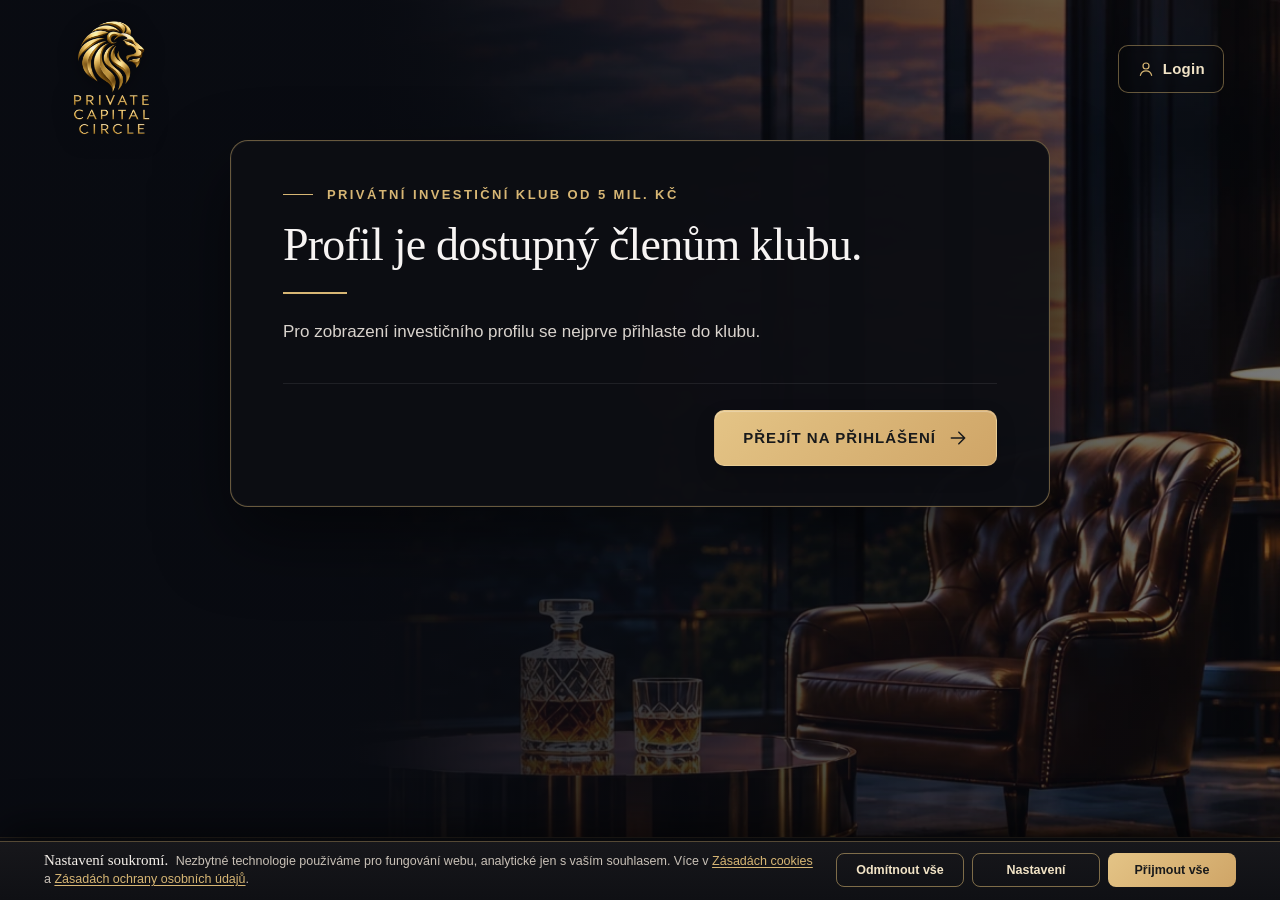
<file: profil.html>
<!doctype html>
<html lang="cs">
<head>
  <meta charset="utf-8">
  <meta name="viewport" content="width=device-width, initial-scale=1">
  <meta name="color-scheme" content="dark">
  <meta name="theme-color" content="#0c0d12">
  <meta name="robots" content="noindex">
  <title>Můj investiční profil — Private Capital Circle</title>
  <link rel="stylesheet" href="styles.css?v=20261124e">
  <link rel="stylesheet" href="dotaznik.css?v=20261118o">
  <script src="dotaznik-data.js?v=20261118c" defer></script>
  <script src="profil.js?v=20261127a" defer></script>
  <script src="subnav.js?v=20261118m" defer></script>
  <link rel="icon" href="assets/logo/lev.png" type="image/png">
  <script src="cookies.js?v=3" defer></script>
</head>
<body class="q-page access-locked">
  <header class="site-header">
        <a class="brand" href="index.html" aria-label="Private Capital Circle — úvodní stránka">
          <img class="brand-logo" src="assets/logo/pcc.png" width="311" height="440" alt="Private Capital Circle">
        </a>

        <button class="menu-toggle" id="menu-toggle" type="button" aria-label="Otevřít navigaci" aria-controls="main-nav" aria-expanded="false">
          <svg class="menu-icon menu-icon-open" viewBox="0 0 24 24" fill="none" stroke="currentColor" stroke-width="1.5" aria-hidden="true"><path d="M3 7h18M3 12h18M3 17h18" /></svg>
          <svg class="menu-icon menu-icon-close" viewBox="0 0 24 24" fill="none" stroke="currentColor" stroke-width="1.5" aria-hidden="true"><path d="M5 5l14 14M19 5L5 19" /></svg>
        </button>

        <nav class="main-nav" id="main-nav" aria-label="Hlavní navigace">
          <a class="nav-link" href="index.html">O klubu</a>
          <a class="nav-link" href="index.html#projekty">Vybrané projekty</a>
          <a class="nav-link" href="profil.html">Investiční profil</a>
          <a class="nav-link" href="kontakt.html">Kontakt</a>
        </nav>

        <div class="header-actions">
          <a class="login-btn when-locked" href="index.html#login">
            <svg viewBox="0 0 24 24" width="18" height="18" fill="none" stroke="currentColor" stroke-width="1.6" stroke-linecap="round" aria-hidden="true"><circle cx="12" cy="8" r="4"/><path d="M4.5 20.5c1-4 4-6 7.5-6s6.5 2 7.5 6"/></svg>
            <span>Login</span>
          </a>
          <button type="button" class="login-btn when-unlocked js-logout" aria-label="Odhlásit"><svg viewBox="0 0 24 24" width="18" height="18" fill="none" stroke="currentColor" stroke-width="1.6" stroke-linecap="round" stroke-linejoin="round" aria-hidden="true"><path d="M15 4h3a2 2 0 0 1 2 2v12a2 2 0 0 1-2 2h-3M10 16l-4-4 4-4M6 12h10"/></svg><span>Odhlásit</span></button>
        </div>
      </header>

  <main class="q-main">
    <section class="q-card" id="q-card" aria-live="polite">
      <noscript><p>Přehled profilu vyžaduje zapnutý JavaScript.</p></noscript>
    </section>
  </main>
  <footer class="site-footer f-footer">
      <div class="f-bottom">
        <span>© 2026 Private Capital Circle · Provozovatel 9394 Group s.r.o., Československé armády 1328/9, 742 21 Kopřivnice · IČO 299 89 019</span>
        <nav class="f-legal" aria-label="Právní informace"><a href="zasady-ochrany-osobnich-udaju.html">Ochrana osobních údajů</a><a href="zasady-cookies.html">Zásady cookies</a><a href="podminky-pouzivani.html">Podmínky používání</a><button type="button" data-open-cookies>Nastavení cookies</button><a href="kontakt.html">Kontakt</a></nav>
      </div>
    </footer>
</body>
</html>
</file>
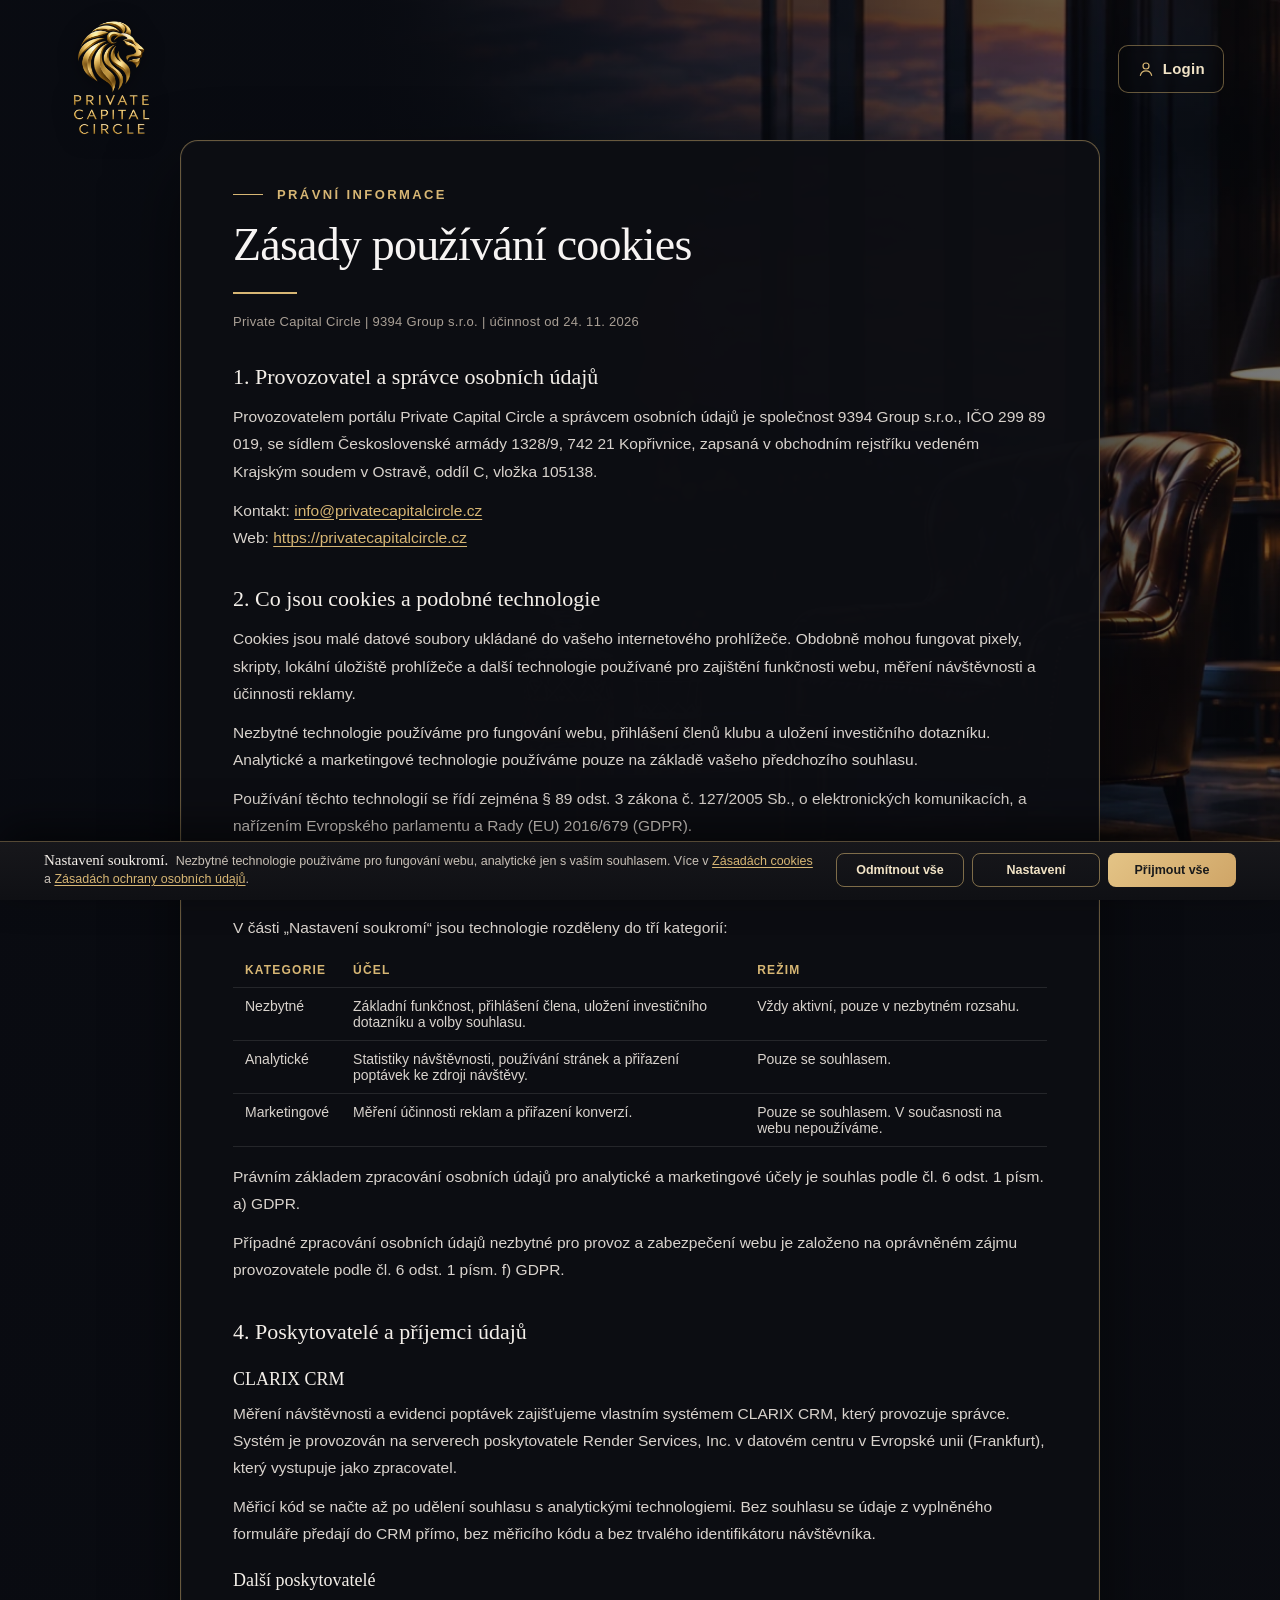
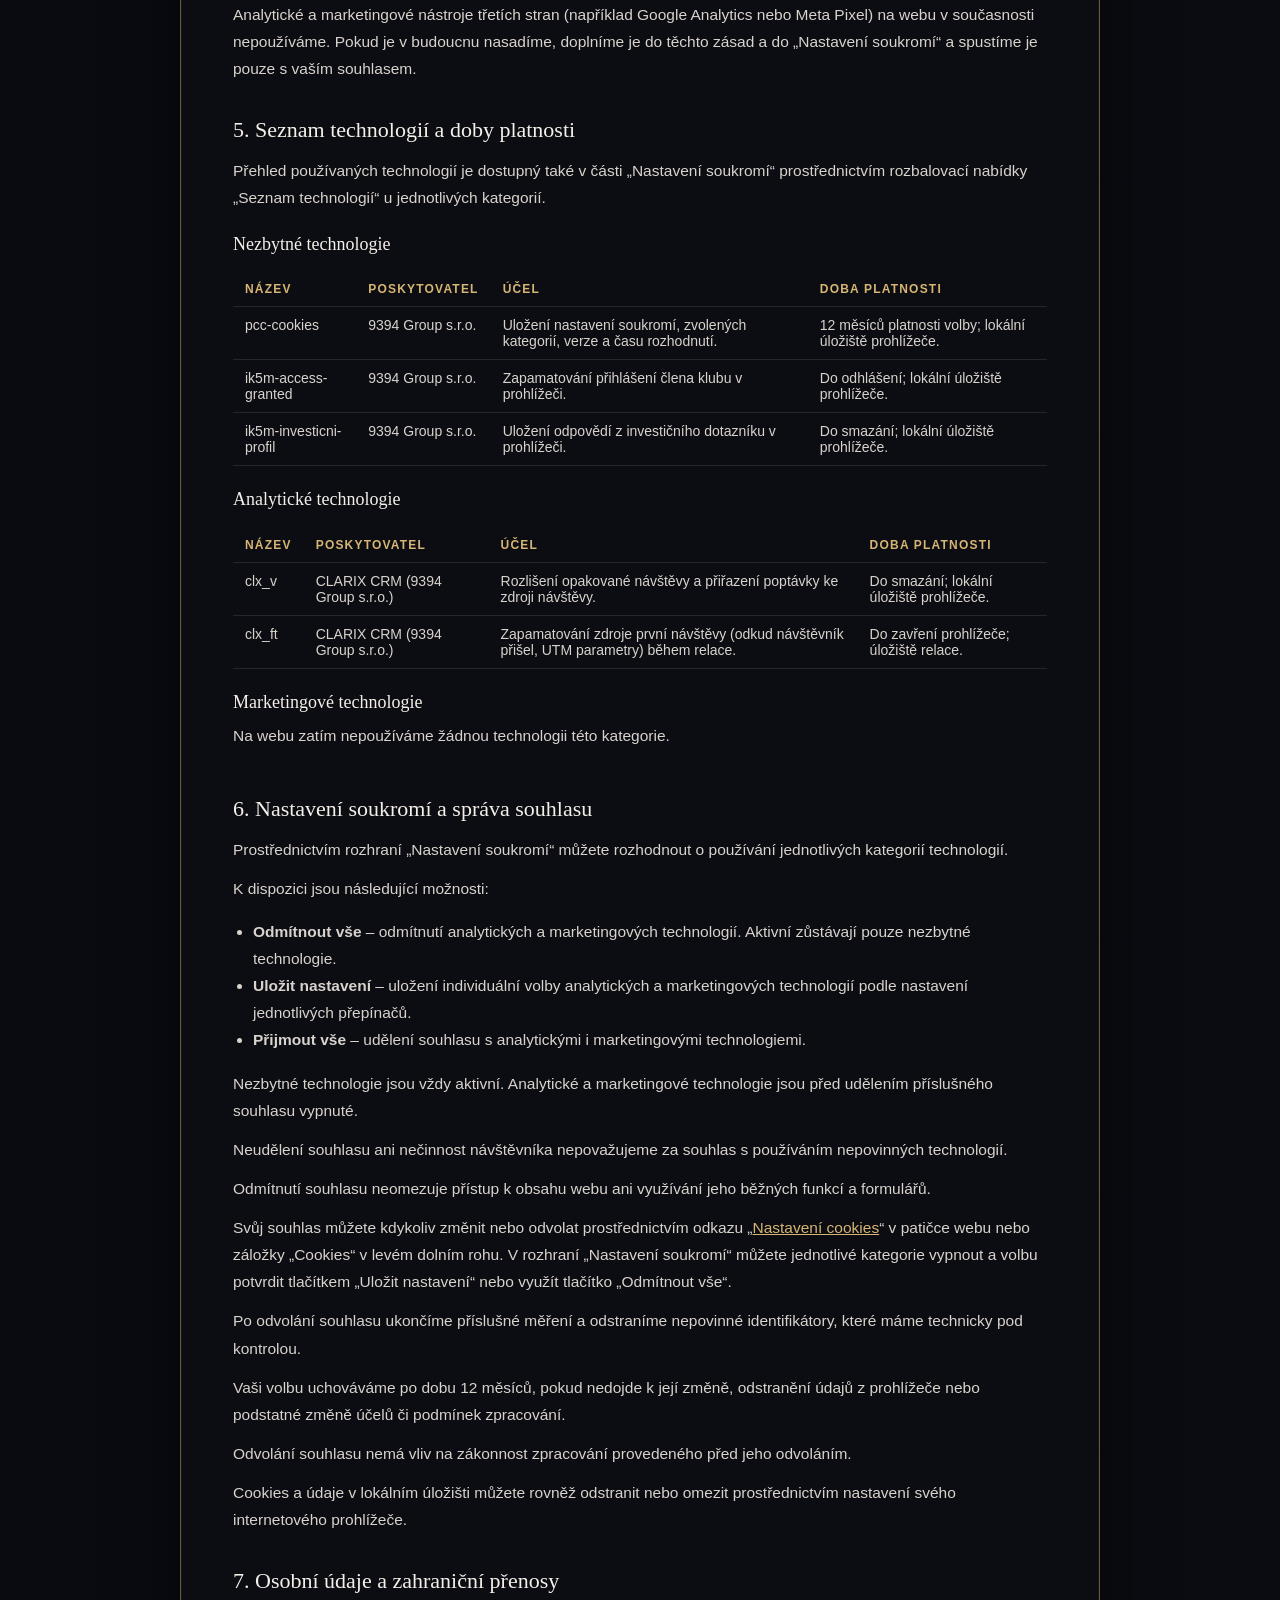
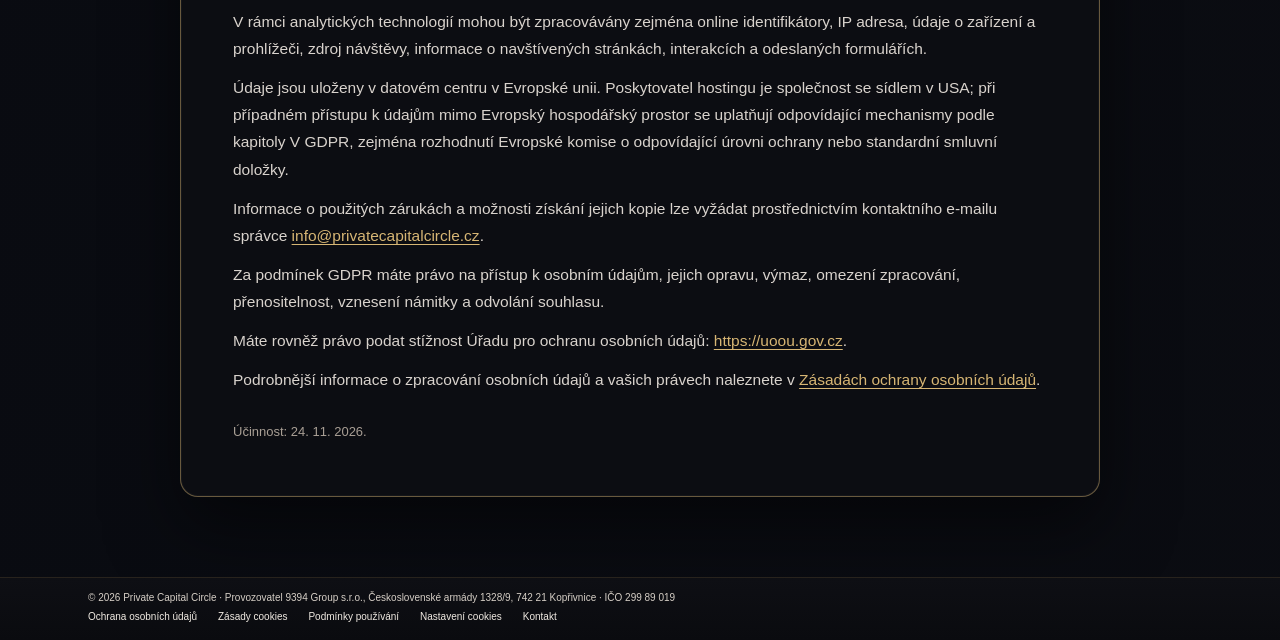
<file: zasady-cookies.html>
<!doctype html>
<html lang="cs">
<head>
  <meta charset="utf-8">
  <meta name="viewport" content="width=device-width, initial-scale=1">
  <meta name="color-scheme" content="dark">
  <meta name="theme-color" content="#0c0d12">
  
  <title>Zásady používání cookies — Private Capital Circle</title>
  <link rel="stylesheet" href="styles.css?v=20261124e">
  <link rel="stylesheet" href="dotaznik.css?v=20261118o">
  <script src="subnav.js?v=20261118m" defer></script>
  <link rel="icon" href="assets/logo/lev.png" type="image/png">
  <script src="cookies.js?v=3" defer></script>
</head>
<body class="q-page access-locked">
  <header class="site-header">
        <a class="brand" href="index.html" aria-label="Private Capital Circle — úvodní stránka">
          <img class="brand-logo" src="assets/logo/pcc.png" width="311" height="440" alt="Private Capital Circle">
        </a>

        <button class="menu-toggle" id="menu-toggle" type="button" aria-label="Otevřít navigaci" aria-controls="main-nav" aria-expanded="false">
          <svg class="menu-icon menu-icon-open" viewBox="0 0 24 24" fill="none" stroke="currentColor" stroke-width="1.5" aria-hidden="true"><path d="M3 7h18M3 12h18M3 17h18" /></svg>
          <svg class="menu-icon menu-icon-close" viewBox="0 0 24 24" fill="none" stroke="currentColor" stroke-width="1.5" aria-hidden="true"><path d="M5 5l14 14M19 5L5 19" /></svg>
        </button>

        <nav class="main-nav" id="main-nav" aria-label="Hlavní navigace">
          <a class="nav-link" href="index.html">O klubu</a>
          <a class="nav-link" href="index.html#projekty">Vybrané projekty</a>
          <a class="nav-link" href="profil.html">Investiční profil</a>
          <a class="nav-link" href="kontakt.html">Kontakt</a>
        </nav>

        <div class="header-actions">
          <a class="login-btn when-locked" href="index.html#login">
            <svg viewBox="0 0 24 24" width="18" height="18" fill="none" stroke="currentColor" stroke-width="1.6" stroke-linecap="round" aria-hidden="true"><circle cx="12" cy="8" r="4"/><path d="M4.5 20.5c1-4 4-6 7.5-6s6.5 2 7.5 6"/></svg>
            <span>Login</span>
          </a>
          <button type="button" class="login-btn when-unlocked js-logout" aria-label="Odhlásit"><svg viewBox="0 0 24 24" width="18" height="18" fill="none" stroke="currentColor" stroke-width="1.6" stroke-linecap="round" stroke-linejoin="round" aria-hidden="true"><path d="M15 4h3a2 2 0 0 1 2 2v12a2 2 0 0 1-2 2h-3M10 16l-4-4 4-4M6 12h10"/></svg><span>Odhlásit</span></button>
        </div>
      </header>

  <main class="q-main">
    <section class="q-card legal-card">
      <p class="q-eyebrow">Právní informace</p>
      <h1 class="q-title">Zásady používání cookies</h1>
      <p class="legal-lead">Private Capital Circle | 9394 Group s.r.o. | účinnost od 24. 11. 2026</p>
      <article class="legal">
<h2>1. Provozovatel a správce osobních údajů</h2>
<p>Provozovatelem portálu Private Capital Circle a správcem osobních údajů je společnost 9394 Group s.r.o., IČO 299 89 019, se sídlem Československé armády 1328/9, 742 21 Kopřivnice, zapsaná v obchodním rejstříku vedeném Krajským soudem v Ostravě, oddíl C, vložka 105138.</p>
<p>Kontakt: <a href="mailto:info@privatecapitalcircle.cz">info@privatecapitalcircle.cz</a><br>Web: <a href="https://privatecapitalcircle.cz">https://privatecapitalcircle.cz</a></p>
<h2>2. Co jsou cookies a podobné technologie</h2>
<p>Cookies jsou malé datové soubory ukládané do vašeho internetového prohlížeče. Obdobně mohou fungovat pixely, skripty, lokální úložiště prohlížeče a další technologie používané pro zajištění funkčnosti webu, měření návštěvnosti a účinnosti reklamy.</p>
<p>Nezbytné technologie používáme pro fungování webu, přihlášení členů klubu a uložení investičního dotazníku. Analytické a marketingové technologie používáme pouze na základě vašeho předchozího souhlasu.</p>
<p>Používání těchto technologií se řídí zejména § 89 odst. 3 zákona č. 127/2005 Sb., o elektronických komunikacích, a nařízením Evropského parlamentu a Rady (EU) 2016/679 (GDPR).</p>
<h2>3. Kategorie používaných technologií</h2>
<p>V části „Nastavení soukromí“ jsou technologie rozděleny do tří kategorií:</p>
<div class="table-wrap"><table><thead><tr><th>Kategorie</th><th>Účel</th><th>Režim</th></tr></thead><tbody><tr><td>Nezbytné</td><td>Základní funkčnost, přihlášení člena, uložení investičního dotazníku a volby souhlasu.</td><td>Vždy aktivní, pouze v nezbytném rozsahu.</td></tr><tr><td>Analytické</td><td>Statistiky návštěvnosti, používání stránek a přiřazení poptávek ke zdroji návštěvy.</td><td>Pouze se souhlasem.</td></tr><tr><td>Marketingové</td><td>Měření účinnosti reklam a přiřazení konverzí.</td><td>Pouze se souhlasem. V současnosti na webu nepoužíváme.</td></tr></tbody></table></div>
<p>Právním základem zpracování osobních údajů pro analytické a marketingové účely je souhlas podle čl. 6 odst. 1 písm. a) GDPR.</p>
<p>Případné zpracování osobních údajů nezbytné pro provoz a zabezpečení webu je založeno na oprávněném zájmu provozovatele podle čl. 6 odst. 1 písm. f) GDPR.</p>
<h2>4. Poskytovatelé a příjemci údajů</h2>
<h3>CLARIX CRM</h3>
<p>Měření návštěvnosti a evidenci poptávek zajišťujeme vlastním systémem CLARIX CRM, který provozuje správce. Systém je provozován na serverech poskytovatele Render Services, Inc. v datovém centru v Evropské unii (Frankfurt), který vystupuje jako zpracovatel.</p>
<p>Měřicí kód se načte až po udělení souhlasu s analytickými technologiemi. Bez souhlasu se údaje z vyplněného formuláře předají do CRM přímo, bez měřicího kódu a bez trvalého identifikátoru návštěvníka.</p>
<h3>Další poskytovatelé</h3>
<p>Analytické a marketingové nástroje třetích stran (například Google Analytics nebo Meta Pixel) na webu v současnosti nepoužíváme. Pokud je v budoucnu nasadíme, doplníme je do těchto zásad a do „Nastavení soukromí“ a spustíme je pouze s vaším souhlasem.</p>
<h2 id="nastaveni">5. Seznam technologií a doby platnosti</h2>
<p>Přehled používaných technologií je dostupný také v části „Nastavení soukromí“ prostřednictvím rozbalovací nabídky „Seznam technologií“ u jednotlivých kategorií.</p>
<div data-ck-inventory>
<h3>Nezbytné technologie</h3>
<div class="table-wrap"><table><thead><tr><th>Název</th><th>Poskytovatel</th><th>Účel</th><th>Doba platnosti</th></tr></thead><tbody><tr><td>pcc-cookies</td><td>9394 Group s.r.o.</td><td>Uložení nastavení soukromí, zvolených kategorií, verze a času rozhodnutí.</td><td>12 měsíců platnosti volby; lokální úložiště prohlížeče.</td></tr><tr><td>ik5m-access-granted</td><td>9394 Group s.r.o.</td><td>Zapamatování přihlášení člena klubu v prohlížeči.</td><td>Do odhlášení; lokální úložiště prohlížeče.</td></tr><tr><td>ik5m-investicni-profil</td><td>9394 Group s.r.o.</td><td>Uložení odpovědí z investičního dotazníku v prohlížeči.</td><td>Do smazání; lokální úložiště prohlížeče.</td></tr></tbody></table></div>
<h3>Analytické technologie</h3>
<div class="table-wrap"><table><thead><tr><th>Název</th><th>Poskytovatel</th><th>Účel</th><th>Doba platnosti</th></tr></thead><tbody><tr><td>clx_v</td><td>CLARIX CRM (9394 Group s.r.o.)</td><td>Rozlišení opakované návštěvy a přiřazení poptávky ke zdroji návštěvy.</td><td>Do smazání; lokální úložiště prohlížeče.</td></tr><tr><td>clx_ft</td><td>CLARIX CRM (9394 Group s.r.o.)</td><td>Zapamatování zdroje první návštěvy (odkud návštěvník přišel, UTM parametry) během relace.</td><td>Do zavření prohlížeče; úložiště relace.</td></tr></tbody></table></div>
<h3>Marketingové technologie</h3>
<p>Na webu zatím nepoužíváme žádnou technologii této kategorie.</p>
</div>
<h2>6. Nastavení soukromí a správa souhlasu</h2>
<p>Prostřednictvím rozhraní „Nastavení soukromí“ můžete rozhodnout o používání jednotlivých kategorií technologií.</p>
<p>K dispozici jsou následující možnosti:</p>
<ul><li><strong>Odmítnout vše</strong> – odmítnutí analytických a marketingových technologií. Aktivní zůstávají pouze nezbytné technologie.</li><li><strong>Uložit nastavení</strong> – uložení individuální volby analytických a marketingových technologií podle nastavení jednotlivých přepínačů.</li><li><strong>Přijmout vše</strong> – udělení souhlasu s analytickými i marketingovými technologiemi.</li></ul>
<p>Nezbytné technologie jsou vždy aktivní. Analytické a marketingové technologie jsou před udělením příslušného souhlasu vypnuté.</p>
<p>Neudělení souhlasu ani nečinnost návštěvníka nepovažujeme za souhlas s používáním nepovinných technologií.</p>
<p>Odmítnutí souhlasu neomezuje přístup k obsahu webu ani využívání jeho běžných funkcí a formulářů.</p>
<p>Svůj souhlas můžete kdykoliv změnit nebo odvolat prostřednictvím odkazu „<button type="button" class="link-btn" data-open-cookies>Nastavení cookies</button>“ v patičce webu nebo záložky „Cookies“ v levém dolním rohu. V rozhraní „Nastavení soukromí“ můžete jednotlivé kategorie vypnout a volbu potvrdit tlačítkem „Uložit nastavení“ nebo využít tlačítko „Odmítnout vše“.</p>
<p>Po odvolání souhlasu ukončíme příslušné měření a odstraníme nepovinné identifikátory, které máme technicky pod kontrolou.</p>
<p>Vaši volbu uchováváme po dobu 12 měsíců, pokud nedojde k její změně, odstranění údajů z prohlížeče nebo podstatné změně účelů či podmínek zpracování.</p>
<p>Odvolání souhlasu nemá vliv na zákonnost zpracování provedeného před jeho odvoláním.</p>
<p>Cookies a údaje v lokálním úložišti můžete rovněž odstranit nebo omezit prostřednictvím nastavení svého internetového prohlížeče.</p>
<h2>7. Osobní údaje a zahraniční přenosy</h2>
<p>V rámci analytických technologií mohou být zpracovávány zejména online identifikátory, IP adresa, údaje o zařízení a prohlížeči, zdroj návštěvy, informace o navštívených stránkách, interakcích a odeslaných formulářích.</p>
<p>Údaje jsou uloženy v datovém centru v Evropské unii. Poskytovatel hostingu je společnost se sídlem v USA; při případném přístupu k údajům mimo Evropský hospodářský prostor se uplatňují odpovídající mechanismy podle kapitoly V GDPR, zejména rozhodnutí Evropské komise o odpovídající úrovni ochrany nebo standardní smluvní doložky.</p>
<p>Informace o použitých zárukách a možnosti získání jejich kopie lze vyžádat prostřednictvím kontaktního e-mailu správce <a href="mailto:info@privatecapitalcircle.cz">info@privatecapitalcircle.cz</a>.</p>
<p>Za podmínek GDPR máte právo na přístup k osobním údajům, jejich opravu, výmaz, omezení zpracování, přenositelnost, vznesení námitky a odvolání souhlasu.</p>
<p>Máte rovněž právo podat stížnost Úřadu pro ochranu osobních údajů: <a href="https://uoou.gov.cz" rel="noopener" target="_blank">https://uoou.gov.cz</a>.</p>
<p>Podrobnější informace o zpracování osobních údajů a vašich právech naleznete v <a href="zasady-ochrany-osobnich-udaju.html">Zásadách ochrany osobních údajů</a>.</p>
<p class="legal-eff">Účinnost: 24. 11. 2026.</p>
      </article>
    </section>
  </main>
  <footer class="site-footer f-footer">
      <div class="f-bottom">
        <span>© 2026 Private Capital Circle · Provozovatel 9394 Group s.r.o., Československé armády 1328/9, 742 21 Kopřivnice · IČO 299 89 019</span>
        <nav class="f-legal" aria-label="Právní informace"><a href="zasady-ochrany-osobnich-udaju.html">Ochrana osobních údajů</a><a href="zasady-cookies.html">Zásady cookies</a><a href="podminky-pouzivani.html">Podmínky používání</a><button type="button" data-open-cookies>Nastavení cookies</button><a href="kontakt.html">Kontakt</a></nav>
      </div>
    </footer>
</body>
</html>
</file>
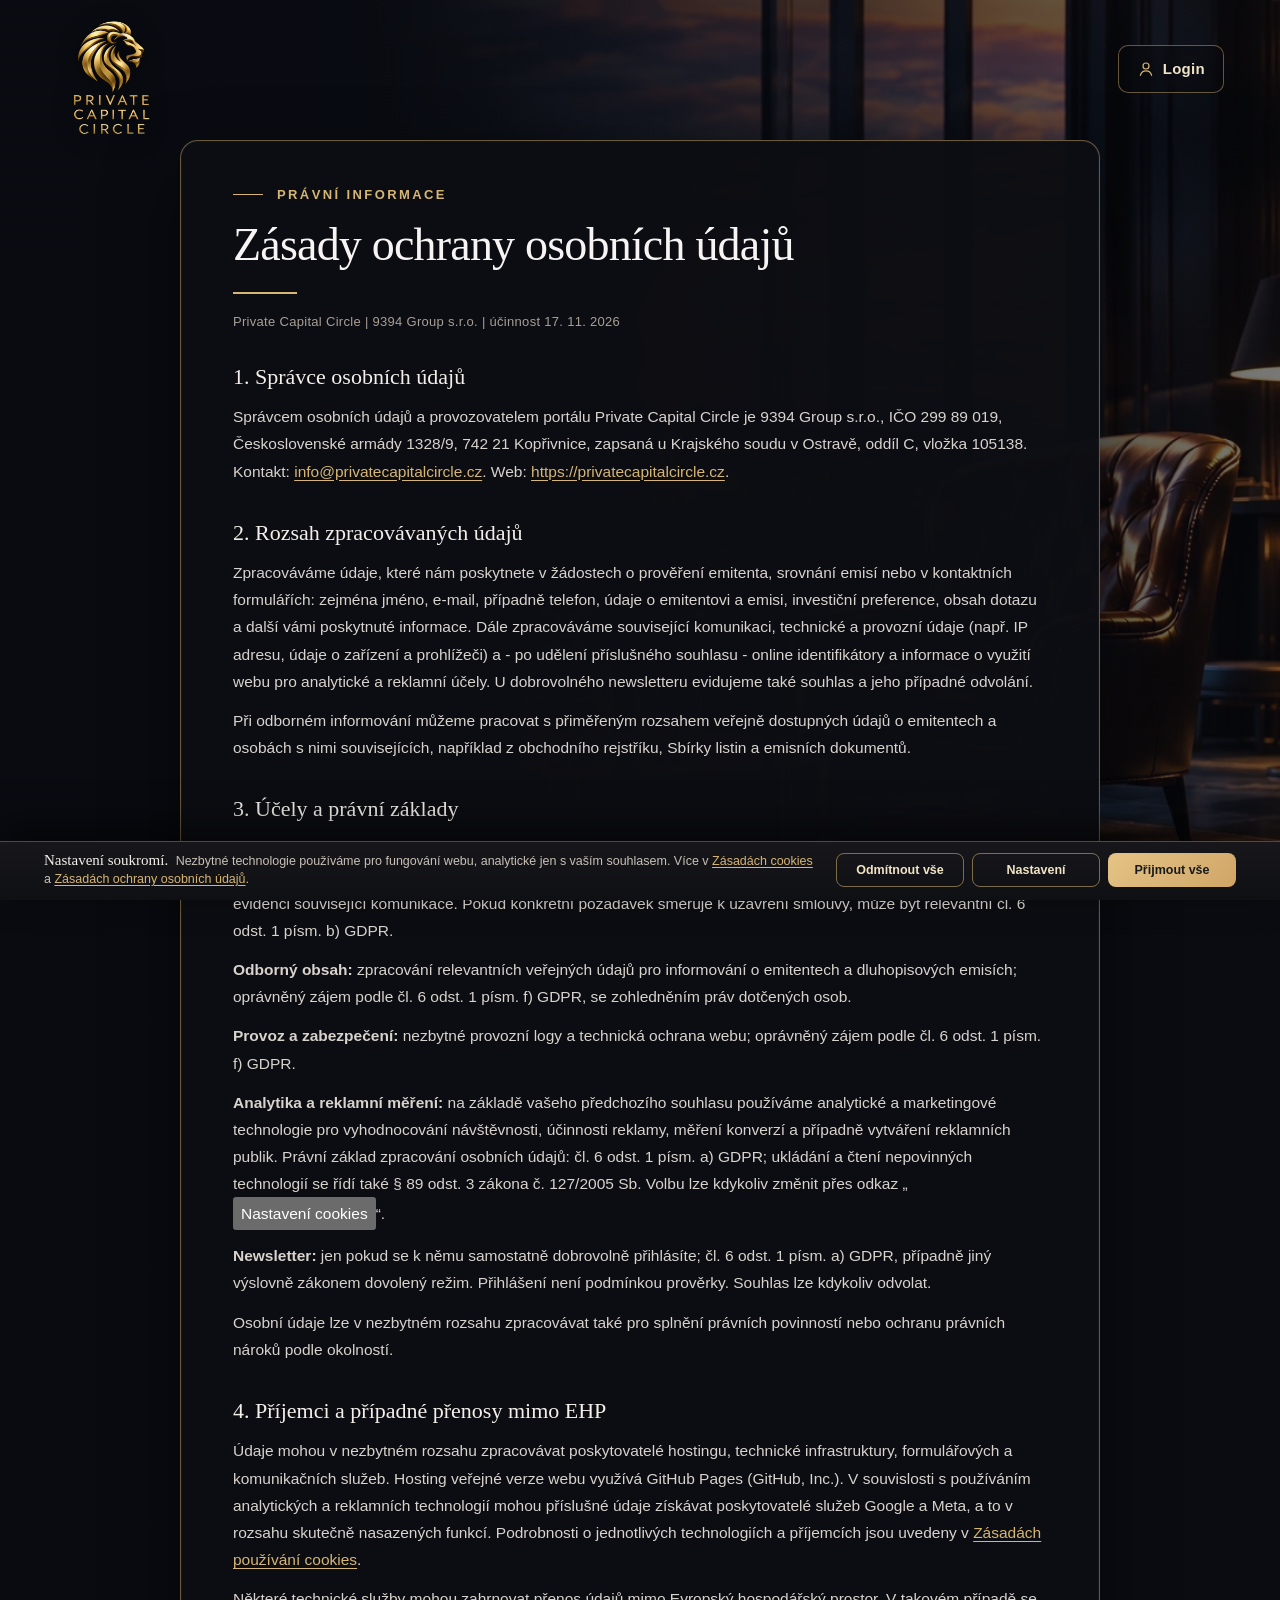
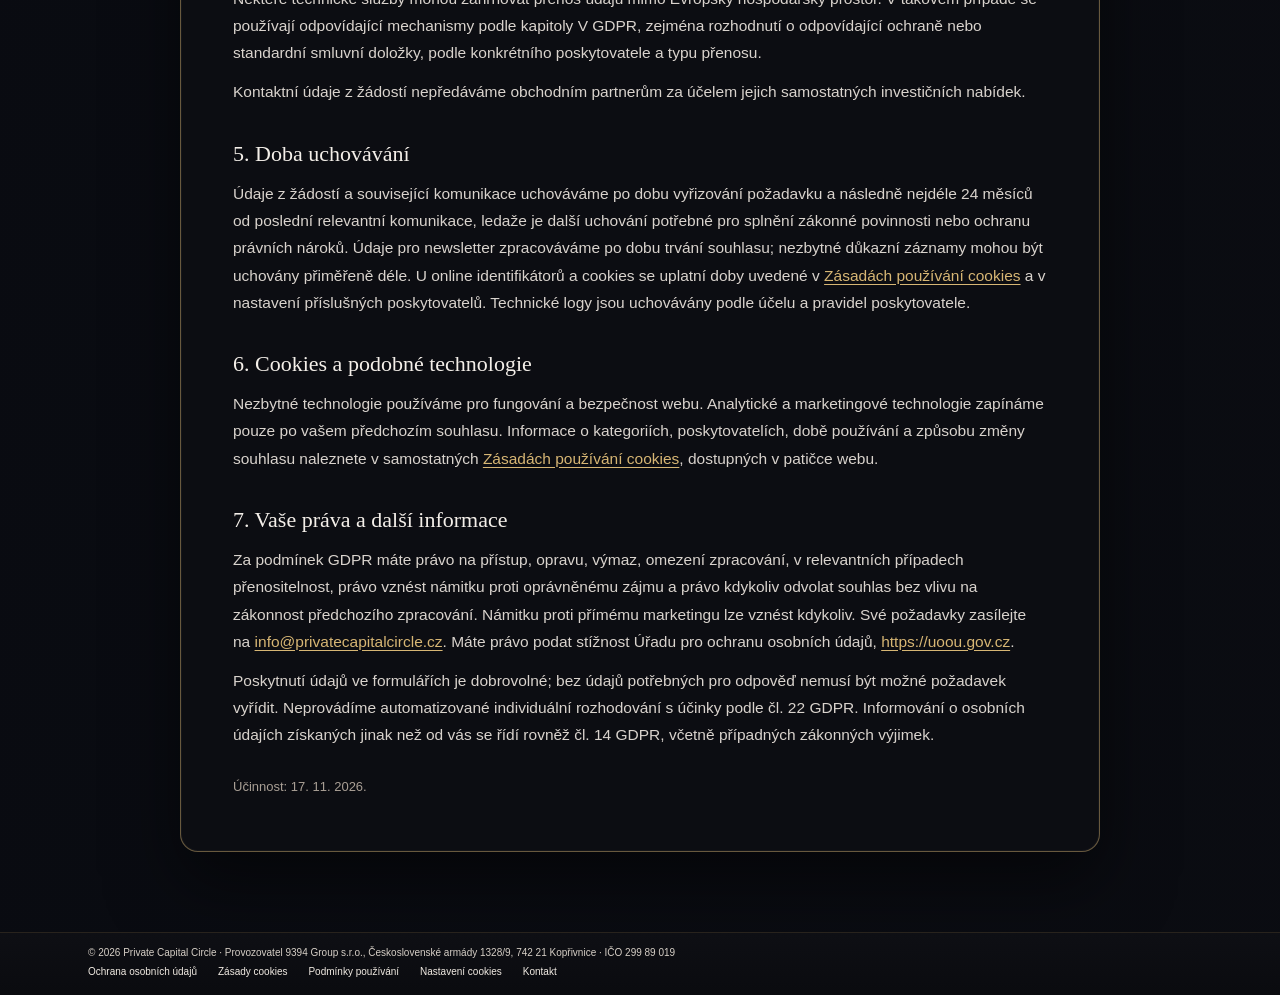
<file: zasady-ochrany-osobnich-udaju.html>
<!doctype html>
<html lang="cs">
<head>
  <meta charset="utf-8">
  <meta name="viewport" content="width=device-width, initial-scale=1">
  <meta name="color-scheme" content="dark">
  <meta name="theme-color" content="#0c0d12">
  
  <title>Zásady ochrany osobních údajů — Private Capital Circle</title>
  <link rel="stylesheet" href="styles.css?v=20261124e">
  <link rel="stylesheet" href="dotaznik.css?v=20261118o">
  <script src="subnav.js?v=20261118m" defer></script>
  <link rel="icon" href="assets/logo/lev.png" type="image/png">
  <script src="cookies.js?v=3" defer></script>
</head>
<body class="q-page access-locked">
  <header class="site-header">
        <a class="brand" href="index.html" aria-label="Private Capital Circle — úvodní stránka">
          <img class="brand-logo" src="assets/logo/pcc.png" width="311" height="440" alt="Private Capital Circle">
        </a>

        <button class="menu-toggle" id="menu-toggle" type="button" aria-label="Otevřít navigaci" aria-controls="main-nav" aria-expanded="false">
          <svg class="menu-icon menu-icon-open" viewBox="0 0 24 24" fill="none" stroke="currentColor" stroke-width="1.5" aria-hidden="true"><path d="M3 7h18M3 12h18M3 17h18" /></svg>
          <svg class="menu-icon menu-icon-close" viewBox="0 0 24 24" fill="none" stroke="currentColor" stroke-width="1.5" aria-hidden="true"><path d="M5 5l14 14M19 5L5 19" /></svg>
        </button>

        <nav class="main-nav" id="main-nav" aria-label="Hlavní navigace">
          <a class="nav-link" href="index.html">O klubu</a>
          <a class="nav-link" href="index.html#projekty">Vybrané projekty</a>
          <a class="nav-link" href="profil.html">Investiční profil</a>
          <a class="nav-link" href="kontakt.html">Kontakt</a>
        </nav>

        <div class="header-actions">
          <a class="login-btn when-locked" href="index.html#login">
            <svg viewBox="0 0 24 24" width="18" height="18" fill="none" stroke="currentColor" stroke-width="1.6" stroke-linecap="round" aria-hidden="true"><circle cx="12" cy="8" r="4"/><path d="M4.5 20.5c1-4 4-6 7.5-6s6.5 2 7.5 6"/></svg>
            <span>Login</span>
          </a>
          <button type="button" class="login-btn when-unlocked js-logout" aria-label="Odhlásit"><svg viewBox="0 0 24 24" width="18" height="18" fill="none" stroke="currentColor" stroke-width="1.6" stroke-linecap="round" stroke-linejoin="round" aria-hidden="true"><path d="M15 4h3a2 2 0 0 1 2 2v12a2 2 0 0 1-2 2h-3M10 16l-4-4 4-4M6 12h10"/></svg><span>Odhlásit</span></button>
        </div>
      </header>

  <main class="q-main">
    <section class="q-card legal-card">
      <p class="q-eyebrow">Právní informace</p>
      <h1 class="q-title">Zásady ochrany osobních údajů</h1>
      <p class="legal-lead">Private Capital Circle | 9394 Group s.r.o. | účinnost 17. 11. 2026</p>
      <article class="legal">
<h2>1. Správce osobních údajů</h2>
<p>Správcem osobních údajů a provozovatelem portálu Private Capital Circle je 9394 Group s.r.o., IČO 299 89 019, Československé armády 1328/9, 742 21 Kopřivnice, zapsaná u Krajského soudu v Ostravě, oddíl C, vložka 105138. Kontakt: <a href="mailto:info@privatecapitalcircle.cz">info@privatecapitalcircle.cz</a>. Web: <a href="https://privatecapitalcircle.cz">https://privatecapitalcircle.cz</a>.</p>
<h2>2. Rozsah zpracovávaných údajů</h2>
<p>Zpracováváme údaje, které nám poskytnete v žádostech o prověření emitenta, srovnání emisí nebo v kontaktních formulářích: zejména jméno, e-mail, případně telefon, údaje o emitentovi a emisi, investiční preference, obsah dotazu a další vámi poskytnuté informace. Dále zpracováváme související komunikaci, technické a provozní údaje (např. IP adresu, údaje o zařízení a prohlížeči) a - po udělení příslušného souhlasu - online identifikátory a informace o využití webu pro analytické a reklamní účely. U dobrovolného newsletteru evidujeme také souhlas a jeho případné odvolání.</p>
<p>Při odborném informování můžeme pracovat s přiměřeným rozsahem veřejně dostupných údajů o emitentech a osobách s nimi souvisejících, například z obchodního rejstříku, Sbírky listin a emisních dokumentů.</p>
<h2>3. Účely a právní základy</h2>
<p><strong>Vyřízení žádostí a komunikace:</strong> vyřízení požadavku na prověření, srovnání nebo odpověď na dotaz a navazující komunikace. Právní základ: čl. 6 odst. 1 písm. f) GDPR - oprávněný zájem na vyřízení vámi iniciovaného požadavku a evidenci související komunikace. Pokud konkrétní požadavek směřuje k uzavření smlouvy, může být relevantní čl. 6 odst. 1 písm. b) GDPR.</p>
<p><strong>Odborný obsah:</strong> zpracování relevantních veřejných údajů pro informování o emitentech a dluhopisových emisích; oprávněný zájem podle čl. 6 odst. 1 písm. f) GDPR, se zohledněním práv dotčených osob.</p>
<p><strong>Provoz a zabezpečení:</strong> nezbytné provozní logy a technická ochrana webu; oprávněný zájem podle čl. 6 odst. 1 písm. f) GDPR.</p>
<p><strong>Analytika a reklamní měření:</strong> na základě vašeho předchozího souhlasu používáme analytické a marketingové technologie pro vyhodnocování návštěvnosti, účinnosti reklamy, měření konverzí a případně vytváření reklamních publik. Právní základ zpracování osobních údajů: čl. 6 odst. 1 písm. a) GDPR; ukládání a čtení nepovinných technologií se řídí také § 89 odst. 3 zákona č. 127/2005 Sb. Volbu lze kdykoliv změnit přes odkaz „<button type="button" data-open-cookies>Nastavení cookies</button>“.</p>
<p><strong>Newsletter:</strong> jen pokud se k němu samostatně dobrovolně přihlásíte; čl. 6 odst. 1 písm. a) GDPR, případně jiný výslovně zákonem dovolený režim. Přihlášení není podmínkou prověrky. Souhlas lze kdykoliv odvolat.</p>
<p>Osobní údaje lze v nezbytném rozsahu zpracovávat také pro splnění právních povinností nebo ochranu právních nároků podle okolností.</p>
<h2>4. Příjemci a případné přenosy mimo EHP</h2>
<p>Údaje mohou v nezbytném rozsahu zpracovávat poskytovatelé hostingu, technické infrastruktury, formulářových a komunikačních služeb. Hosting veřejné verze webu využívá GitHub Pages (GitHub, Inc.). V souvislosti s používáním analytických a reklamních technologií mohou příslušné údaje získávat poskytovatelé služeb Google a Meta, a to v rozsahu skutečně nasazených funkcí. Podrobnosti o jednotlivých technologiích a příjemcích jsou uvedeny v <a href="zasady-cookies.html">Zásadách používání cookies</a>.</p>
<p>Některé technické služby mohou zahrnovat přenos údajů mimo Evropský hospodářský prostor. V takovém případě se používají odpovídající mechanismy podle kapitoly V GDPR, zejména rozhodnutí o odpovídající ochraně nebo standardní smluvní doložky, podle konkrétního poskytovatele a typu přenosu.</p>
<p>Kontaktní údaje z žádostí nepředáváme obchodním partnerům za účelem jejich samostatných investičních nabídek.</p>
<h2>5. Doba uchovávání</h2>
<p>Údaje z žádostí a související komunikace uchováváme po dobu vyřizování požadavku a následně nejdéle 24 měsíců od poslední relevantní komunikace, ledaže je další uchování potřebné pro splnění zákonné povinnosti nebo ochranu právních nároků. Údaje pro newsletter zpracováváme po dobu trvání souhlasu; nezbytné důkazní záznamy mohou být uchovány přiměřeně déle. U online identifikátorů a cookies se uplatní doby uvedené v <a href="zasady-cookies.html">Zásadách používání cookies</a> a v nastavení příslušných poskytovatelů. Technické logy jsou uchovávány podle účelu a pravidel poskytovatele.</p>
<h2>6. Cookies a podobné technologie</h2>
<p>Nezbytné technologie používáme pro fungování a bezpečnost webu. Analytické a marketingové technologie zapínáme pouze po vašem předchozím souhlasu. Informace o kategoriích, poskytovatelích, době používání a způsobu změny souhlasu naleznete v samostatných <a href="zasady-cookies.html">Zásadách používání cookies</a>, dostupných v patičce webu.</p>
<h2>7. Vaše práva a další informace</h2>
<p>Za podmínek GDPR máte právo na přístup, opravu, výmaz, omezení zpracování, v relevantních případech přenositelnost, právo vznést námitku proti oprávněnému zájmu a právo kdykoliv odvolat souhlas bez vlivu na zákonnost předchozího zpracování. Námitku proti přímému marketingu lze vznést kdykoliv. Své požadavky zasílejte na <a href="mailto:info@privatecapitalcircle.cz">info@privatecapitalcircle.cz</a>. Máte právo podat stížnost Úřadu pro ochranu osobních údajů, <a href="https://uoou.gov.cz" rel="noopener" target="_blank">https://uoou.gov.cz</a>.</p>
<p>Poskytnutí údajů ve formulářích je dobrovolné; bez údajů potřebných pro odpověď nemusí být možné požadavek vyřídit. Neprovádíme automatizované individuální rozhodování s účinky podle čl. 22 GDPR. Informování o osobních údajích získaných jinak než od vás se řídí rovněž čl. 14 GDPR, včetně případných zákonných výjimek.</p>
<p class="legal-eff">Účinnost: 17. 11. 2026.</p>
      </article>
    </section>
  </main>
  <footer class="site-footer f-footer">
      <div class="f-bottom">
        <span>© 2026 Private Capital Circle · Provozovatel 9394 Group s.r.o., Československé armády 1328/9, 742 21 Kopřivnice · IČO 299 89 019</span>
        <nav class="f-legal" aria-label="Právní informace"><a href="zasady-ochrany-osobnich-udaju.html">Ochrana osobních údajů</a><a href="zasady-cookies.html">Zásady cookies</a><a href="podminky-pouzivani.html">Podmínky používání</a><button type="button" data-open-cookies>Nastavení cookies</button><a href="kontakt.html">Kontakt</a></nav>
      </div>
    </footer>
</body>
</html>
</file>
<file: styles.css>
:root {
  --content-width: 1440px;
  --gutter: 84px;
  --header-height: 126px;
  --hero-height: 632px;
  --features-height: 192px;
  --footer-height: 0px;
  --font-serif: Baskerville, "Iowan Old Style", Georgia, "Times New Roman", serif;
  --font-sans: Arial, "Helvetica Neue", Helvetica, sans-serif;
  --text: #f7f4f3;
  --muted: #e0dcd9;
  --bg: #0c0d12;
  --surface: #161313;
  --divider: #55453d;
  --accent: #d7b674;
  --cta-start: #e4c486;
  --cta-end: #cfa567;
  --cta-text: #191a1b;
  --cta-radius: 10px;
  --logo-size: 40px;
  --h1-size: 77px;
  --h1-lh: .99;
  --body-size: 22px;
  --eyebrow-size: 19px;
  --nav-size: 17px;
  --feature-label-size: 20px;
  --hero-cta-width: 335px;
  --hero-cta-height: 70px;
  --header-cta-width: 217px;
  --header-cta-height: 56px;
}
* { box-sizing: border-box; }
html { scroll-behavior: smooth; }
body { margin: 0; min-width: 320px; background: var(--bg); color: var(--text); font-family: var(--font-sans); -webkit-font-smoothing: antialiased; }
button, input, select, textarea { font: inherit; }
button { cursor: pointer; }
button:focus-visible, a:focus-visible, input:focus-visible, textarea:focus-visible, select:focus-visible { outline: 2px solid #f2d18d; outline-offset: 4px; }
.sr-only { position: absolute; width: 1px; height: 1px; margin: -1px; padding: 0; overflow: hidden; clip: rect(0, 0, 0, 0); white-space: nowrap; border: 0; }
.skip-link { position: absolute; top: -80px; left: 15px; z-index: 100; background: #efd294; color: #13100d; padding: 12px 20px; border-radius: 8px; }
.skip-link:focus { top: 15px; }
.site-wrap { max-width: var(--content-width); margin: 0 auto; position: relative; background: var(--bg); }
.hero-shell {
  height: calc(var(--header-height) + var(--hero-height));
  background: linear-gradient(90deg, rgba(6,8,13,.16) 0%, rgba(6,8,13,.03) 60%, rgba(0,0,0,.05) 100%), url("assets/hero-lounge.webp") center 59% / cover no-repeat;
  position: relative;
}
header.site-header {
  height: 126px;
  display: grid;
  grid-template-columns: 365px minmax(0, 1fr) 217px;
  align-items: start;
  column-gap: 12px;
  padding: 41px 56px 0 70px;
  position: relative;
  z-index: 2;
}
.brand { display: inline-flex; align-items: center; gap: 15px; text-decoration: none; color: var(--text); align-self: start; white-space: nowrap; }
.brand-mark { color: var(--accent); flex: none; width: 44px; height: 44px; }
.brand-wordmark { font: normal var(--logo-size)/1 var(--font-serif); letter-spacing: -.5px; }
.main-nav { display: flex; align-items: center; justify-content: space-around; gap: 10px; height: var(--header-cta-height); }
.nav-link { color: #f4efec; border: 0; padding: 10px 3px; background: transparent; font-size: var(--nav-size); white-space: nowrap; transition: color .2s ease; }
.nav-link:hover { color: #edcb8a; }
.cta { border: 1px solid rgba(255,244,209,.19); display: inline-flex; justify-content: center; align-items: center; text-align: center; border-radius: var(--cta-radius); background: linear-gradient(135deg,var(--cta-start), var(--cta-end)); color: var(--cta-text); font-weight: 700; transition: filter .2s ease, transform .2s ease, box-shadow .2s ease; box-shadow: inset 0 1px 1px rgba(255,255,255,.3), 0 8px 20px rgba(0,0,0,.16); }
.cta:hover { filter: brightness(1.08); transform: translateY(-2px); box-shadow: inset 0 1px 1px rgba(255,255,255,.3),0 12px 24px rgba(0,0,0,.3); }
.cta:active { transform: translateY(0); }
.cta-header { width: var(--header-cta-width); height: var(--header-cta-height); font-size: 16px; white-space: nowrap; }
.menu-toggle { display: none; }
section#hero {
  height: 632px;
  position: relative;
  display: flex;
  align-items: flex-start;
}
.hero-inner { padding-top: 86px; padding-left: var(--gutter); width: 100%; }
.eyebrow { color: #f0e2cd; font-size: var(--eyebrow-size); line-height: 1.2; font-weight: 700; text-transform: uppercase; letter-spacing: 2.9px; margin: 0 0 26px; }
.hero h1 { font-family: var(--font-serif); font-size: var(--h1-size); font-weight: 400; line-height: var(--h1-lh); letter-spacing: -1.7px; margin: 0; max-width: 730px; text-shadow: 0 2px 16px rgba(0,0,0,.1); }
.hero-description { max-width: 755px; margin: 23px 0 42px; font-size: var(--body-size); font-weight: 400; line-height: 1.47; color: var(--muted); letter-spacing: -.22px; text-shadow: 0 1px 8px rgba(0,0,0,.3); }
.cta-hero { width: var(--hero-cta-width); height: var(--hero-cta-height); padding: 0 32px; gap: 18px; font-size: 21px; }
section#features {
  height: 192px;
  background: radial-gradient(ellipse at 62% 0%, rgba(74,47,35,.25), transparent 60%), linear-gradient(90deg, #141111, #211b1a 68%, #1a1513);
  box-shadow: 0 -14px 24px rgba(8,6,6,.15);
}
.features-grid { max-width: 1372px; margin: auto; height: 100%; display: grid; grid-template-columns: repeat(4,minmax(0,1fr)); align-items: stretch; padding: 30px 26px 24px; }
.feature { display: flex; flex-direction: column; align-items: center; text-align: center; margin: 0; position: relative; }
.feature:not(:last-child)::after { content: ""; position: absolute; height: 120px; width: 1px; right: 0; top: 2px; background: linear-gradient(180deg,transparent, var(--divider), transparent); opacity: .72; }
.feature-icon { width: 43px; height: 43px; color: var(--accent); flex: none; }
.feature h2 { font: 400 var(--feature-label-size)/1.32 var(--font-sans); margin: 17px 10px 0; letter-spacing: -.3px; color: #e9e3e0; }
footer.site-footer { height: 0px; overflow: hidden; }
/* Accessible interactive panels exist outside the visual reference and do not change the page geometry. */
.dialog-layer[hidden] { display: none; }
.dialog-layer { position: fixed; z-index: 50; inset: 0; display: grid; place-items: center; padding: 16px; }
.dialog-backdrop { position: absolute; inset: 0; background: rgba(3,5,10,.78); backdrop-filter: blur(8px); -webkit-backdrop-filter: blur(8px); }
.dialog-panel { position: relative; z-index: 1; width: min(100%, 540px); max-height: min(720px, 92dvh); overflow-y: auto; padding: 36px 38px 35px; background: linear-gradient(155deg,#242326,#111317 75%); border: 1px solid rgba(218,177,112,.42); border-radius: 17px; box-shadow: 0 30px 90px rgba(0,0,0,.6); }
.dialog-close { position: absolute; right: 18px; top: 16px; display: grid; place-items: center; width: 44px; height: 44px; border: 1px solid #655547; border-radius: 50%; color: #e9d5b1; background: transparent; }
.dialog-close:hover { background: rgba(255,255,255,.08); }
.dialog-eyebrow { text-transform: uppercase; letter-spacing: 2px; color: var(--accent); font-size: 12px; font-weight: 700; margin: 0 48px 14px 0; }
.dialog-panel h2 { font: 400 38px/1.12 var(--font-serif); margin: 0 28px 17px 0; }
.dialog-panel p { color: #dfdad4; font-size: 16px; line-height: 1.6; }
.dialog-panel .dialog-intro { margin: 0 0 22px; }
.demo-notice { background: rgba(199,151,78,.08); color: #e9d9bc; border: 1px solid rgba(210,172,107,.3); border-radius: 8px; padding: 12px 14px; margin: 16px 0 22px; font-size: 13px; line-height: 1.5; }
.form-grid { display: grid; gap: 16px; }
.field { display: grid; gap: 8px; }
.field label { font-size: 14px; color: #f2eee9; }
.field input, .field textarea, .field select { display: block; width: 100%; min-height: 46px; border: 1px solid #716657; border-radius: 8px; background: #15171a; color: #fff; padding: 12px; outline-offset: 3px; font-size: 16px; }
.field textarea { resize: vertical; min-height: 90px; }
.field input:focus, .field textarea:focus, .field select:focus { border-color: var(--accent); }
.field small { color: #e5ad9e; display: block; min-height: 0; font-size: 12px; }
.field [aria-invalid="true"] { border-color: #f3a48e; }
.dialog-submit { width: 100%; min-height: 52px; margin-top: 5px; font-size: 16px; }
.dialog-action { width: 100%; min-height: 52px; font-size: 16px; margin-top: 10px; }
.success-title { font: 400 28px/1.18 var(--font-serif); color: #f0d8a8; margin: 6px 0 10px; }
.success-actions { display:flex; flex-wrap:wrap; gap:10px; margin-top:24px; }
.secondary-btn { border: 1px solid #8c7859; border-radius: 9px; background: transparent; color: #ecd4a7; min-height: 45px; padding: 0 16px; }
.secondary-btn:hover { background: rgba(255,255,255,.07); }
.dialog-panel .facts { list-style:none; padding:0; margin:20px 0; display:grid; gap:12px; }
.dialog-panel .facts li { padding-left:22px; position:relative; color:#e8e0d5; font-size:15px; line-height:1.5; }
.dialog-panel .facts li:before { content:""; position:absolute; left:0; top:8px; width:8px; height:8px; border:1px solid var(--accent); transform:rotate(45deg); }
body.modal-open { overflow: hidden; }
@media (min-width: 1441px) {
  .site-wrap { box-shadow: 0 10px 80px rgba(0,0,0,.2); }
}
@media (max-width: 1120px) {
  :root { --gutter: 56px; --logo-size: 32px; --h1-size: 66px; --body-size: 20px; }
  header.site-header { grid-template-columns: 285px minmax(0,1fr) 186px; padding-left: 48px; padding-right: 35px; gap: 6px; }
  .brand-mark { width: 35px; }
  .brand { gap: 10px; }
  .nav-link { font-size: 14px; }
  .cta-header { width: 186px; font-size: 14px; }
  .hero-inner { padding-top: 78px; }
  .hero-description { max-width: 640px; }
}
@media (max-width: 820px) {
  :root { --header-height: 96px; --hero-height: 610px; --features-height: 255px; --gutter: 32px; --h1-size: 58px; --body-size: 19px; }
  .hero-shell { height: calc(var(--header-height) + var(--hero-height)); background-position: 57% center; }
  header.site-header { height: var(--header-height); display:flex; align-items:center; justify-content:space-between; padding: 0 32px; }
  .brand-mark { width: 36px; height: 36px; }
  .brand-wordmark { font-size: 33px; }
  .menu-toggle { display: grid; place-items: center; order: 3; border: 1px solid rgba(216,182,125,.6); color: #f6e6c9; background: rgba(0,0,0,.35); border-radius: 9px; width: 48px; height: 48px; }
  .menu-icon { width: 28px; height: 28px; }
  .menu-icon-close { display:none; }
  .menu-toggle[aria-expanded="true"] .menu-icon-close { display:block; }
  .menu-toggle[aria-expanded="true"] .menu-icon-open { display:none; }
  .main-nav { display: none; position: absolute; top: 85px; left: 24px; right: 24px; height: auto; flex-direction: column; padding: 14px; align-items: stretch; border: 1px solid #7a6049; border-radius: 13px; background: #19171a; box-shadow: 0 15px 30px rgba(0,0,0,.35); }
  .main-nav.is-open { display:flex; }
  .nav-link { font-size: 17px; padding: 14px; min-height: 48px; text-align: left; }
  .cta-header { display: none; }
  section#hero { height: var(--hero-height); }
  .hero-inner { padding-top: 80px; }
  .hero-description { max-width: 580px; }
  .features-grid { grid-template-columns: repeat(2,1fr); grid-template-rows: repeat(2,1fr); padding: 12px 14px; }
  section#features { height: var(--features-height); }
  .feature { justify-content:center; }
  .feature:not(:last-child)::after { display:none; }
  .feature-icon { width: 34px; height:34px; }
  .feature h2 { margin-top: 10px; font-size: 16px; }
}
@media (max-width: 540px) {
  :root { --header-height: 84px; --hero-height: 570px; --features-height: 254px; --gutter: 24px; --h1-size: clamp(43px,10.3vw,57px); --body-size: 17px; --eyebrow-size: 14px; }
  .hero-shell { background-position: 57% center; }
  .hero-shell::after { content:""; position:absolute; inset:0; pointer-events:none; background:linear-gradient(90deg,rgba(4,7,13,.36),rgba(4,7,13,.05) 100%); }
  header.site-header { height:var(--header-height); padding:0 22px; z-index:3; }
  .brand-wordmark { font-size: 28px; }
  .brand-mark { width:29px; height:34px; }
  .brand { gap:7px; }
  .menu-toggle { width:45px; height:45px; }
  .main-nav { top:75px; left:14px; right:14px; }
  section#hero { height:var(--hero-height); z-index:1; }
  .hero-inner { padding-top: 72px; padding-right: 18px; }
  .eyebrow { margin-bottom: 22px; letter-spacing:2.3px; }
  .hero h1 { line-height:1.04; letter-spacing:-1.9px; }
  .hero-description { margin: 24px 0 32px; font-size:var(--body-size); line-height:1.52; max-width:390px; }
  .desktop-break { display:none; }
  .cta-hero { width: min(100%,310px); height:61px; font-size: 17px; gap:12px; padding:0 20px; }
  .cta-hero svg { width:23px; height:23px; }
  .feature-icon { width:34px; height:34px; }
  .feature h2 { font-size:14px; }
  .dialog-panel { padding:32px 22px 25px; }
  .dialog-panel h2 { font-size:32px; }
}
@media (prefers-reduced-motion:reduce) {
  html { scroll-behavior:auto; }
  .cta,.nav-link { transition:none; }
}

/* ---- Klub nad 5M: menu až po udělení přístupu ---- */
.access-locked .main-nav, .access-locked .menu-toggle { display: none !important; }
.h1-accent { color: var(--accent); }
.access-note { margin: 18px 0 0; font-size: 15px; color: var(--muted); opacity: .85; text-shadow: 0 1px 8px rgba(0,0,0,.4); }
.cta-header { width: auto; padding: 0 24px; }
header.site-header { grid-template-columns: 365px minmax(0, 1fr) auto; }
.cta-hero { width: auto; }
.hero-description { max-width: 620px; }
.flow-text { color: var(--muted); line-height: 1.55; }
.code-input { letter-spacing: 6px; font-size: 22px !important; text-align: center; }
.text-btn { margin-top: 14px; background: none; border: 0; color: var(--accent); text-decoration: underline; padding: 6px 0; }
.fine-print { margin-top: 14px; font-size: 13px; line-height: 1.5; color: var(--muted); opacity: .8; }
@media (max-width: 1120px) {
  header.site-header { grid-template-columns: 285px minmax(0,1fr) auto; }
  .cta-header { width: auto; padding: 0 18px; }
  .hero-description { max-width: 500px; }
}
@media (max-width: 820px) {
  .access-locked .cta-header { display: none; }
}
@media (max-width: 540px) {
  .cta-hero { width: 100%; max-width: 380px; font-size: 16px; padding: 0 18px; }
  .access-note { font-size: 13px; margin-top: 14px; }
}

/* ---- Úprava podle předlohy textů 2 ---- */
.hero-inner { padding-top: 58px; }
.eyebrow-line { display: flex; align-items: center; gap: 16px; color: var(--accent); font-size: 15px; letter-spacing: 3px; margin-bottom: 30px; }
.eyebrow-line::before { content: ""; width: 34px; height: 2px; background: currentColor; flex: none; }
.hero h1 { font-size: 72px; line-height: 1.06; }
.hero-description { max-width: 600px; margin: 26px 0 38px; font-size: 20px; line-height: 1.55; }
.cta-hero { height: 64px; padding: 0 30px; font-size: 17px; letter-spacing: .6px; text-transform: uppercase; }
.access-note { display: flex; align-items: center; gap: 10px; margin-top: 18px; }
.access-note svg { color: var(--accent); flex: none; }
.tagline { display: flex; align-items: center; gap: 12px; margin: 36px 0 0; font-size: 11px; font-weight: 700; letter-spacing: 3px; text-transform: uppercase; color: rgba(215,182,116,.75); }
.tagline::before { content: ""; width: 44px; height: 1px; background: currentColor; flex: none; }
.tagline span { opacity: .8; }

:root { --features-height: 150px; }
section#features { height: var(--features-height); }
.features-grid.features-3 { grid-template-columns: repeat(3, minmax(0,1fr)); align-items: center; padding: 0 40px; }
.features-3 .feature { flex-direction: row; justify-content: center; gap: 22px; height: 100%; }
.features-3 .feature:not(:last-child)::after { height: 72px; top: 50%; transform: translateY(-50%); }
.features-3 .feature-icon { width: 40px; height: 40px; }
.features-3 .feature h2 { margin: 0; text-align: left; font-size: 19px; }

@media (max-width: 1120px) {
  .hero h1 { font-size: 62px; }
  .hero-description { font-size: 18px; max-width: 500px; }
  .features-3 .feature { gap: 14px; }
  .features-3 .feature h2 { font-size: 16px; }
}
@media (max-width: 820px) {
  :root { --hero-height: 680px; --features-height: auto; }
  .hero-inner { padding-top: 56px; }
  .hero h1 { font-size: 54px; }
  .features-grid.features-3 { grid-template-columns: 1fr; grid-template-rows: none; padding: 8px 32px; }
  .features-3 .feature { justify-content: flex-start; padding: 18px 0; }
  .features-3 .feature + .feature { border-top: 1px solid rgba(85,69,61,.6); }
  .features-3 .feature-icon { width: 32px; height: 32px; }
  .features-3 .feature h2 { font-size: 16px; }
}
@media (max-width: 540px) {
  :root { --hero-height: 660px; }
  .hero-inner { padding-top: 44px; }
  .eyebrow-line { font-size: 11px; letter-spacing: 1.6px; gap: 10px; margin-bottom: 22px; white-space: nowrap; }
  .hero-shell::after { background: linear-gradient(180deg, rgba(5,7,12,.45) 0%, rgba(5,7,12,.62) 55%, rgba(5,7,12,.5) 80%, rgba(5,7,12,.15) 100%); }
  .eyebrow-line::before { width: 24px; }
  .hero h1 { font-size: clamp(38px, 10.5vw, 48px); }
  .hero-description { font-size: 16.5px; margin: 20px 0 28px; }
  .cta-hero { height: 58px; font-size: 13.5px; padding: 0 18px; white-space: nowrap; letter-spacing: .4px; }
  .access-note { font-size: 12.5px; white-space: nowrap; }
  .tagline { margin-top: 26px; font-size: 9.5px; letter-spacing: 2px; white-space: nowrap; }
  .tagline::before { width: 28px; }
  .features-grid.features-3 { padding: 6px 24px; }
}

/* ---- Login v hlavičce + decentní formulář ---- */
.header-actions { grid-column: 3; justify-self: end; display: flex; align-items: center; gap: 14px; height: var(--header-cta-height); }
.header-actions .cta-header { height: 48px; font-size: 15px; padding: 0 22px; }
.login-btn { display: inline-flex; align-items: center; gap: 8px; height: 48px; padding: 0 18px; border: 1px solid rgba(215,182,116,.45); border-radius: var(--cta-radius); background: rgba(10,10,14,.35); color: #f1e3c6; font-size: 15px; font-weight: 600; letter-spacing: .3px; transition: background .2s, border-color .2s; backdrop-filter: blur(4px); }
.login-btn:hover { background: rgba(215,182,116,.12); border-color: var(--accent); }
.login-btn svg { color: var(--accent); }
body:not(.access-locked) .when-locked { display: none !important; }
.access-locked .when-unlocked { display: none !important; }
.nav-logout { display: none; }

.dialog-panel { width: min(100%, 440px); padding: 34px 32px 28px; background: linear-gradient(170deg, rgba(28,27,30,.97), rgba(14,15,19,.97)); border: 1px solid rgba(215,182,116,.18); border-radius: 14px; box-shadow: 0 24px 70px rgba(0,0,0,.55); }
.dialog-eyebrow { display: none; }
.dialog-panel h2 { font-size: 27px; margin: 0 48px 22px 0; }
.dialog-panel h2::after { content: ""; display: block; width: 44px; height: 1.5px; margin-top: 14px; background: var(--accent); opacity: .8; }
.dialog-close { width: 36px; height: 36px; top: 20px; right: 18px; border-color: rgba(255,255,255,.12); color: #bfb6a8; }
.dialog-close svg { width: 18px; height: 18px; }
.form-grid { gap: 12px; }
.field { gap: 4px; }
.field-ico { position: relative; }
.field-ico > svg:first-child { position: absolute; left: 14px; top: 23px; width: 18px; height: 18px; transform: translateY(-50%); fill: none; stroke: #a99d8c; stroke-width: 1.5; stroke-linecap: round; stroke-linejoin: round; pointer-events: none; }
.field-ico input, .field-ico select { min-height: 46px; padding: 10px 14px 10px 44px; background: rgba(255,255,255,.035); border: 1px solid rgba(255,255,255,.12); border-radius: 8px; font-size: 15px; color: #f3eee8; appearance: none; -webkit-appearance: none; }
.field-ico input::placeholder { color: #9c958c; }
.field-ico select { color: #9c958c; padding-right: 40px; cursor: pointer; }
.field-ico select.has-value { color: #f3eee8; }
.field-ico select option { background: #1b1a1d; color: #f3eee8; }
.field-ico .chev { position: absolute; right: 14px; top: 23px; width: 16px; height: 16px; transform: translateY(-50%); fill: none; stroke: #a99d8c; stroke-width: 1.6; pointer-events: none; }
.field-ico input:focus, .field-ico select:focus { border-color: rgba(215,182,116,.7); background: rgba(255,255,255,.06); }
.consent { display: flex; gap: 10px; align-items: flex-start; margin-top: 4px; font-size: 13px; line-height: 1.45; color: #bdb5aa; cursor: pointer; }
.consent input { margin: 2px 0 0; width: 16px; height: 16px; accent-color: var(--accent); flex: none; }
.consent-error { color: #e5ad9e; font-size: 12px; margin-top: -6px; }
.consent-error:empty { display: none; }
.dialog-submit { min-height: 48px; margin-top: 6px; font-size: 15px; letter-spacing: .3px; }
.dialog-submit[disabled] { opacity: .7; cursor: wait; transform: none; }
.fine-print { margin: 4px 0 0; font-size: 12.5px !important; line-height: 1.5 !important; color: #9f988f !important; }
.form-error { margin: 0; font-size: 13px !important; color: #e9a998 !important; }
.link-btn { background: none; border: 0; padding: 0; color: var(--accent); text-decoration: underline; font-size: inherit; }
.success-icon { width: 52px; height: 52px; display: grid; place-items: center; border: 1px solid rgba(215,182,116,.45); border-radius: 50%; margin-bottom: 18px; }
.success-icon svg { width: 24px; height: 24px; fill: none; stroke: var(--accent); stroke-width: 1.8; stroke-linecap: round; stroke-linejoin: round; }

@media (max-width: 1120px) {
  .header-actions { gap: 10px; }
  .login-btn { padding: 0 14px; font-size: 14px; }
  .header-actions .cta-header { font-size: 14px; padding: 0 16px; }
}
@media (max-width: 820px) {
  .header-actions { order: 2; margin-left: auto; height: auto; }
  .header-actions .cta-header { display: none; }
  .header-actions .when-unlocked { display: none !important; }
  .menu-toggle { margin-left: 10px; }
  .nav-logout { display: block; color: var(--accent); }
}
@media (max-width: 540px) {
  .login-btn { height: 42px; padding: 0 12px; font-size: 13.5px; }
  .dialog-panel { padding: 28px 20px 22px; }
  .dialog-panel h2 { font-size: 24px; }
}

/* ---- Karta žádosti v místě křesla (podle předlohy formuláře), pozadí se nezamlžuje ---- */
.dialog-backdrop { backdrop-filter: none; -webkit-backdrop-filter: none; background: rgba(3,5,10,.35); }
.dialog-layer.is-inline { position: absolute; inset: calc(var(--header-height) - 6px) 56px auto auto; display: block; padding: 0; z-index: 6; }
.dialog-layer.is-inline .dialog-backdrop { display: none; }
.dialog-layer.is-inline .dialog-panel { width: 430px; max-height: none; overflow: visible; animation: card-in .28s ease-out; }
@keyframes card-in { from { opacity: 0; transform: translateY(10px); } to { opacity: 1; transform: none; } }
@media (prefers-reduced-motion: reduce) { .dialog-layer.is-inline .dialog-panel { animation: none; } }

.dialog-panel { background: linear-gradient(165deg, rgba(30,28,30,.94), rgba(15,15,19,.95)); border: 1px solid rgba(215,182,116,.32); border-radius: 16px; box-shadow: 0 30px 70px rgba(0,0,0,.55), inset 0 1px 0 rgba(255,255,255,.05); padding: 38px 36px 30px; }
.dialog-panel h2 { font-size: 34px; line-height: 1.1; margin: 0 44px 26px 0; }
.dialog-panel h2::after { width: 56px; height: 2px; margin-top: 18px; opacity: 1; }
.form-grid { gap: 14px; }
.field-ico > svg:first-child { left: 16px; top: 26px; width: 22px; height: 22px; stroke: var(--accent); }
.field-ico input, .field-ico select { min-height: 52px; padding-left: 52px; font-size: 16px; border-color: rgba(215,182,116,.28); background: rgba(255,255,255,.04); border-radius: 9px; }
.field-ico .chev { top: 26px; stroke: #d9cfc0; width: 18px; height: 18px; }
.dialog-submit { min-height: 56px; margin-top: 8px; gap: 14px; font-size: 16px; letter-spacing: 1px; text-transform: uppercase; border-radius: 10px; }
.dialog-submit .arrow { width: 20px; height: 20px; fill: none; stroke: currentColor; stroke-width: 2; stroke-linecap: round; stroke-linejoin: round; }
.fine-print { font-style: italic; font-size: 13px !important; color: #b3aba0 !important; margin-top: 6px; }

@media (max-width: 1120px) {
  .dialog-layer.is-inline { right: 32px; }
  .dialog-layer.is-inline .dialog-panel { width: 400px; padding: 32px 30px 26px; }
  .dialog-panel h2 { font-size: 30px; }
}
@media (max-width: 540px) {
  .dialog-panel { padding: 28px 20px 22px; }
  .dialog-panel h2 { font-size: 27px; }
}
.dialog-layer.is-inline .dialog-panel { padding: 32px 34px 24px; }
.dialog-layer.is-inline .dialog-panel h2 { margin-bottom: 22px; }
.dialog-layer.is-inline .form-grid { gap: 12px; }
.dialog-layer.is-inline .field-ico input, .dialog-layer.is-inline .field-ico select { min-height: 50px; }
.dialog-layer.is-inline .field-ico > svg:first-child, .dialog-layer.is-inline .field-ico .chev { top: 25px; }
@media (max-width: 820px) {
  .dialog-panel { background: linear-gradient(165deg, #1e1c1e, #0f0f13); }
}
.dialog-layer[hidden], .dialog-layer.is-inline[hidden] { display: none !important; }

/* ---- Mobil/tablet na výšku: fotka s křeslem nahoře, texty pod ní (nepřekrývají karafu) ---- */
@media (max-width: 820px) {
  .hero-shell { height: auto; background: var(--bg); }
  .hero-shell::before {
    content: ""; display: block;
    height: clamp(300px, 78vw, 520px);
    background:
      linear-gradient(180deg, rgba(6,7,11,.72) 0%, rgba(6,7,11,0) 28%, rgba(6,7,11,0) 62%, var(--bg) 100%),
      url("assets/hero-lounge.webp") 85% 60% / cover no-repeat;
  }
  .hero-shell::after { display: none; }
  header.site-header { position: absolute; top: 0; left: 0; right: 0; height: 76px; padding: 0 20px; z-index: 5; align-items: center; }
  .brand { align-self: center; }
  section#hero { height: auto; margin-top: -36px; z-index: 1; }
  .hero-inner { padding: 0 24px 44px; }
  .eyebrow-line { margin-bottom: 18px; }
  .hero-description { color: #d9d4ce; }
}
@media (max-width: 540px) {
  .brand-wordmark { font-size: 26px; }
  .brand-mark { width: 26px; height: 30px; }
  .hero h1 { font-size: clamp(36px, 10vw, 44px); }
  .hero-description { margin: 18px 0 26px; }
  .tagline { margin-top: 24px; }
  .hero-inner { padding: 0 20px 40px; }
}

/* ===== Sekce pro členy (po přihlášení) ===== */
.members[hidden] { display: none; }
.members { background: radial-gradient(ellipse at 15% 0%, rgba(215,182,116,.07), transparent 55%), #0c0d12; color: var(--text); scroll-margin-top: 0; }
.m-wrap { max-width: 1272px; margin: 0 auto; padding: 104px 84px 112px; }
.m-intro { display: grid; grid-template-columns: minmax(0, 5fr) minmax(0, 6fr); gap: 72px; align-items: start; }
.m-eyebrow { display: flex; align-items: center; gap: 14px; margin: 0 0 22px; color: var(--accent); font-size: 14px; font-weight: 700; letter-spacing: 2.4px; text-transform: uppercase; }
.m-eyebrow::before { content: ""; width: 34px; height: 1.5px; background: var(--accent); }
.members h2 { margin: 0; font: 400 52px/1.08 var(--font-serif); letter-spacing: -1px; }
.m-accent { color: var(--accent); }
.m-intro-text p { margin: 0 0 18px; color: #d9d3cd; font-size: 18px; line-height: 1.7; }
.m-intro-text p:last-child { margin-bottom: 0; }

.m-pillars { display: grid; grid-template-columns: repeat(3, minmax(0, 1fr)); gap: 20px; margin: 72px 0 88px; }
.m-pillar { padding: 32px 30px 30px; border: 1px solid rgba(215,182,116,.22); border-radius: 14px; background: linear-gradient(160deg, rgba(255,255,255,.035), rgba(255,255,255,.01)); }
.m-pillar svg { width: 34px; height: 34px; fill: none; stroke: var(--accent); stroke-width: 1.4; stroke-linecap: round; stroke-linejoin: round; }
.m-pillar h3 { margin: 18px 0 8px; font: 400 28px/1.15 var(--font-serif); }
.m-pillar p { margin: 0; color: #bfb6ac; font-size: 16px; line-height: 1.55; }

.m-steps { list-style: none; margin: 0; padding: 0; border-top: 1px solid rgba(255,255,255,.08); }
.m-step { display: grid; grid-template-columns: 140px minmax(0, 1fr); gap: 40px; padding: 48px 0; border-bottom: 1px solid rgba(255,255,255,.08); }
.m-num { font: 400 64px/1 var(--font-serif); color: var(--accent); opacity: .9; }
.m-step-body { max-width: 760px; }
.m-step h3 { margin: 4px 0 10px; font: 400 34px/1.15 var(--font-serif); letter-spacing: -.4px; }
.m-lead { margin: 0 0 18px; color: #e9d9bc; font-size: 18px; font-weight: 700; }
.m-step-body p:not(.m-lead) { margin: 0 0 14px; color: #cfc8c1; font-size: 17px; line-height: 1.7; }
.m-step-body p:last-child { margin-bottom: 0; }

.m-closing { display: grid; grid-template-columns: minmax(0, 1fr) auto; gap: 48px; align-items: center; margin-top: 72px; padding: 44px 48px; border: 1px solid rgba(215,182,116,.35); border-radius: 16px; background: linear-gradient(120deg, rgba(215,182,116,.1), rgba(215,182,116,.02) 60%); }
.m-closing h3 { margin: 0 0 12px; font: 400 34px/1.15 var(--font-serif); }
.m-closing p { margin: 0; max-width: 680px; color: #d9d3cd; font-size: 17px; line-height: 1.7; }
.m-cta { gap: 14px; height: 60px; padding: 0 28px; font-size: 15px; letter-spacing: 1px; text-transform: uppercase; white-space: nowrap; }
.login-demo { margin: 4px 0 0; font-size: 12px !important; color: #a99f95 !important; font-style: italic; }

@media (max-width: 1120px) {
  .m-wrap { padding: 88px 48px 96px; }
  .m-intro { gap: 48px; }
  .members h2 { font-size: 44px; }
  .m-step { grid-template-columns: 100px minmax(0, 1fr); gap: 28px; }
  .m-num { font-size: 52px; }
  .m-closing { grid-template-columns: 1fr; gap: 28px; }
  .m-cta { justify-self: start; }
}
@media (max-width: 820px) {
  .m-wrap { padding: 72px 32px 80px; }
  .m-intro { grid-template-columns: 1fr; gap: 28px; }
  .m-pillars { grid-template-columns: 1fr; gap: 14px; margin: 48px 0 56px; }
  .m-pillar { display: grid; grid-template-columns: 34px 1fr; column-gap: 18px; align-items: center; padding: 22px 22px; }
  .m-pillar svg { grid-row: span 2; }
  .m-pillar h3 { margin: 0 0 2px; font-size: 24px; }
}
@media (max-width: 540px) {
  .m-wrap { padding: 56px 24px 64px; }
  .m-eyebrow { font-size: 12px; letter-spacing: 1.8px; }
  .members h2 { font-size: 36px; }
  .m-intro-text p { font-size: 16px; }
  .m-step { grid-template-columns: 1fr; gap: 10px; padding: 36px 0; }
  .m-num { font-size: 40px; }
  .m-step h3 { font-size: 27px; }
  .m-lead { font-size: 16px; }
  .m-step-body p:not(.m-lead) { font-size: 16px; }
  .m-closing { padding: 28px 22px; margin-top: 48px; }
  .m-closing h3 { font-size: 27px; }
  .m-closing p { font-size: 16px; }
  .m-cta { width: 100%; white-space: normal; font-size: 14px; height: auto; min-height: 56px; padding: 10px 18px; }
}
@media (max-width: 540px) {
  body.is-member header.site-header .login-btn span { display: none; }
  body.is-member header.site-header .login-btn { width: 42px; padding: 0; justify-content: center; }
  body.is-member header.site-header .menu-toggle { width: 42px; height: 42px; margin-left: 8px; }
}
.m-actions { display: grid; gap: 12px; justify-items: stretch; }
a.m-cta { text-decoration: none; }
.m-cta-secondary { height: 52px; padding: 0 24px; border: 1px solid rgba(215,182,116,.55); border-radius: var(--cta-radius); background: transparent; color: #f0e2cd; font-size: 14px; font-weight: 700; letter-spacing: 1px; text-transform: uppercase; white-space: nowrap; transition: background .2s, border-color .2s; }
.m-cta-secondary:hover { background: rgba(215,182,116,.1); border-color: var(--accent); }
@media (max-width: 1120px) { .m-actions { justify-items: start; } }
@media (max-width: 540px) { .m-actions { justify-items: stretch; } .m-cta-secondary { white-space: normal; height: auto; min-height: 52px; padding: 10px 16px; font-size: 13px; } }
/* Blok s dotazníkem nahoře v sekci pro členy */
.m-wrap > .m-closing:first-child { margin: 0 0 88px; }
@media (max-width: 820px) { .m-wrap > .m-closing:first-child { margin-bottom: 56px; } }

/* ===== Přihlášený člen: pryč celý úvod, zůstává hlavička s menu a pod ní klub ===== */
body.is-member .hero-shell { height: auto !important; min-height: 0 !important; max-height: none !important; background: #0c0d12 !important; border-bottom: 1px solid rgba(215,182,116,.12); }
body.is-member .hero-shell::before, body.is-member .hero-shell::after { display: none !important; }
body.is-member .hero-shell > main, body.is-member section#hero, body.is-member section#features { display: none !important; }
body.is-member header.site-header { position: relative; }
body.is-member .m-wrap { padding-top: 56px; }
@media (max-width: 540px) { body.is-member .m-wrap { padding-top: 32px; } }
a.nav-link { text-decoration: none; display: inline-flex; align-items: center; }
.main-nav { grid-column: 2; }
@media (min-width: 821px) { body:not(.access-locked) .main-nav { justify-content: center; gap: 44px; } }

/* Mobil: logo, Login/Odhlásit a menu na jedné výšce; člen má jen ikonu Odhlásit */
@media (max-width: 820px) {
  header.site-header .brand, header.site-header .header-actions, header.site-header .menu-toggle { align-self: center; margin-top: 0; }
  body.is-member .header-actions .when-unlocked { display: inline-flex !important; width: 42px; height: 42px; padding: 0; justify-content: center; }
  body.is-member .header-actions .when-unlocked span { display: none; }
  .menu-toggle { width: 42px; height: 42px; }
  .main-nav { top: 70px; }
}

/* ===== První obrazovka přes celou výšku okna – lišta výhod vždy vidět ===== */
@media (min-width: 821px) {
  body:not(.is-member) .hero-shell { height: calc(100vh - var(--features-height)); height: calc(100svh - var(--features-height)); min-height: 560px; max-height: 930px; display: flex; flex-direction: column; }
  body:not(.is-member) .hero-shell > main { flex: 1; display: flex; min-height: 0; }
  body:not(.is-member) section#hero { height: auto; flex: 1; display: flex; align-items: center; }
  body:not(.is-member) .hero-inner { padding-top: 0; padding-bottom: 12px; }
  /* Karta žádosti / loginu: vycentrovaná mezi hlavičku a lištu výhod */
  .dialog-layer.is-inline { top: calc(var(--header-height) + (100% - var(--header-height)) / 2); transform: translateY(-50%); }
  .dialog-layer.is-inline .dialog-panel { max-height: calc(100svh - var(--features-height) - var(--header-height) - 16px); overflow-y: auto; }
}
@media (min-width: 821px) and (max-height: 860px) {
  :root { --header-height: 100px; }
  header.site-header { height: 100px; padding-top: 28px; }
  .eyebrow-line { margin-bottom: 20px; }
  .hero h1 { font-size: 60px; }
  .hero-description { font-size: 18px; margin: 18px 0 26px; }
  .cta-hero { height: 56px; }
  .tagline { margin-top: 24px; }
  .dialog-layer.is-inline .dialog-panel { padding: 24px 30px 18px; }
  .dialog-layer.is-inline .dialog-panel h2 { font-size: 28px; margin-bottom: 16px; }
  .dialog-layer.is-inline .form-grid { gap: 9px; }
  .dialog-layer.is-inline .field-ico input, .dialog-layer.is-inline .field-ico select { min-height: 44px; }
  .dialog-layer.is-inline .field-ico > svg:first-child, .dialog-layer.is-inline .field-ico .chev { top: 22px; }
  .dialog-layer.is-inline .dialog-submit { min-height: 48px; }
}
@media (min-width: 821px) and (max-height: 720px) {
  :root { --header-height: 84px; --features-height: 120px; }
  header.site-header { height: 84px; padding-top: 20px; }
  .hero h1 { font-size: 50px; }
  .hero-description { font-size: 16px; }
  .tagline { display: none; }
}

/* ===================== ANIMACE ===================== */
@keyframes ik-fade-up { from { opacity: 0; transform: translateY(18px); } to { opacity: 1; transform: none; } }
@keyframes ik-shine { from { transform: translateX(-120%) skewX(-20deg); } to { transform: translateX(220%) skewX(-20deg); } }
/* Texty úvodu postupně zespodu */
.hero-inner > * { animation: ik-fade-up .8s cubic-bezier(.2,.7,.2,1) both; }
.hero-inner > :nth-child(1) { animation-delay: .15s; }
.hero-inner > :nth-child(2) { animation-delay: .3s; }
.hero-inner > :nth-child(3) { animation-delay: .45s; }
.hero-inner > :nth-child(4) { animation-delay: .6s; }
.hero-inner > :nth-child(5) { animation-delay: .72s; }
.hero-inner > :nth-child(6) { animation-delay: .84s; }
/* Pás výhod: jedna po druhé */
.features-grid .feature { animation: ik-fade-up .7s cubic-bezier(.2,.7,.2,1) both; }
.features-grid .feature:nth-child(1) { animation-delay: .85s; }
.features-grid .feature:nth-child(2) { animation-delay: .97s; }
.features-grid .feature:nth-child(3) { animation-delay: 1.09s; }
/* Zlatavě bílý lesk přes tlačítko při najetí */
.cta { position: relative; overflow: hidden; }
.cta::after { content: ""; position: absolute; top: -10%; bottom: -10%; left: 0; width: 38%; pointer-events: none; background: linear-gradient(90deg, rgba(255,248,230,0), rgba(255,248,230,.7), rgba(255,248,230,0)); transform: translateX(-120%) skewX(-20deg); opacity: 0; }
.cta:hover::after, .cta:focus-visible::after { opacity: 1; animation: ik-shine .9s ease-out; }
/* Klub: bloky se objeví při scrollování (třída .reveal přidává JS) */
.reveal { opacity: 0; transform: translateY(24px); transition: opacity .8s cubic-bezier(.2,.7,.2,1), transform .8s cubic-bezier(.2,.7,.2,1); }
.reveal.is-visible { opacity: 1; transform: none; }
@media (prefers-reduced-motion: reduce) {
  .hero-inner > *, .features-grid .feature, .cta:hover::after { animation: none !important; }
  .reveal { opacity: 1 !important; transform: none !important; transition: none !important; }
}

/* Kontaktní formulář */
.field-row { display: grid; grid-template-columns: 1fr 1fr; gap: 14px; }
.field-pref { margin: 0; padding: 14px 16px 16px; border: 1px solid rgba(215,182,116,.22); border-radius: 10px; }
.field-pref legend { padding: 0 6px; color: var(--accent); font-size: 12px; font-weight: 700; letter-spacing: 1.4px; text-transform: uppercase; }
.field-pref .field select { appearance: none; -webkit-appearance: none; background: #15171a url("data:image/svg+xml,%3Csvg xmlns='http://www.w3.org/2000/svg' viewBox='0 0 24 24' fill='none' stroke='%23d7b674' stroke-width='1.8' stroke-linecap='round'%3E%3Cpath d='m6 9 6 6 6-6'/%3E%3C/svg%3E") right 12px center / 16px no-repeat; padding-right: 36px; }
.dialog-panel .field input, .dialog-panel .field textarea, .dialog-panel .field select { border-color: rgba(215,182,116,.28); background-color: rgba(255,255,255,.04); }
.dialog-panel .field label { font-size: 13px; color: #d9d3cd; }
.hp { position: absolute !important; left: -9999px !important; width: 1px; height: 1px; opacity: 0; }
.login-status { margin: 0; font-size: 13px !important; color: #e9d9bc !important; }
.login-status:empty { display: none; }
a.dialog-action { display: inline-flex; align-items: center; justify-content: center; text-decoration: none; width: 100%; }
.dialog-panel[data-kind="contact"] { width: min(100%, 560px); }
@media (max-width: 540px) { .field-row { grid-template-columns: 1fr; } }

/* ===== Patička ===== */
footer.site-footer { height: auto; overflow: visible; background: linear-gradient(180deg, #0e0f14, #0a0b0f); border-top: 1px solid rgba(215,182,116,.14); color: var(--text); }
.f-wrap { max-width: 1272px; margin: 0 auto; padding: 56px 84px 44px; display: grid; grid-template-columns: minmax(0, 1.5fr) repeat(3, minmax(0, 1fr)); gap: 40px; }
.f-brand .brand { gap: 12px; }
.f-brand .brand-mark { width: 30px; height: 30px; }
.f-brand .brand-wordmark { font-size: 26px; }
.f-brand p { margin: 18px 0 0; max-width: 300px; color: #a9a29a; font-size: 14px; line-height: 1.6; }
.f-col { display: flex; flex-direction: column; align-items: flex-start; gap: 12px; }
.f-col h2 { margin: 4px 0 6px; color: var(--accent); font: 700 12px/1.2 var(--font-sans); letter-spacing: 2.2px; text-transform: uppercase; }
.f-col a, .f-col button { padding: 0; border: 0; background: none; color: #e6e0d9; font-size: 15px; text-align: left; text-decoration: none; cursor: pointer; transition: color .2s; }
.f-col a:hover, .f-col button:hover { color: var(--accent); }
.f-bottom { max-width: 1272px; margin: 0 auto; padding: 18px 84px 26px; display: flex; justify-content: space-between; gap: 16px; flex-wrap: wrap; border-top: 1px solid rgba(255,255,255,.06); color: #8d867e; font-size: 12.5px; }
.f-tag { letter-spacing: 2px; text-transform: uppercase; color: rgba(215,182,116,.7); font-size: 11px; }
@media (max-width: 1120px) { .f-wrap, .f-bottom { padding-left: 48px; padding-right: 48px; } }
@media (max-width: 820px) {
  .f-wrap { grid-template-columns: 1fr 1fr; gap: 32px 24px; padding: 44px 24px 32px; }
  .f-brand { grid-column: 1 / -1; }
  .f-bottom { padding: 16px 24px 24px; }
}
@media (max-width: 420px) { .f-col a, .f-col button { font-size: 14px; } }
.q-header .brand { align-self: center; }

/* ---- Patička v2: všechny stránky; spodní lišta větší a světlejší ---- */
.f-col h3 { margin: 4px 0 16px; color: var(--accent); font: 700 12px/1.2 var(--font-sans); letter-spacing: 2.2px; text-transform: uppercase; }
.f-col ul { list-style: none; margin: 0; padding: 0; display: grid; gap: 12px; }
.f-col a, .f-col button { font-family: var(--font-sans); }
.f-bottom { flex-direction: column; align-items: flex-start; gap: 10px; padding-top: 22px; padding-bottom: 28px; font-size: 15px; color: #d6cfc6; }
.f-legal { display: flex; flex-wrap: wrap; gap: 10px 32px; margin-top: 4px; }
.f-legal a, .f-legal button { padding: 0; border: 0; background: none; color: #f1ebe3; font: inherit; font-size: 15px; text-decoration: none; cursor: pointer; transition: color .2s; }
.f-legal a:hover, .f-legal button:hover { color: var(--accent); text-decoration: underline; text-underline-offset: 4px; }
/* Titulka pro nepřihlášené: jen spodní lišta */
body.access-locked .site-wrap .f-wrap { display: none; }
body.access-locked .site-wrap .f-bottom { border-top: 0; }
body.q-page footer.site-footer { margin-top: 24px; }
@media (max-width: 540px) { .f-bottom { font-size: 14px; } .f-legal a, .f-legal button { font-size: 14px; } .f-legal { gap: 10px 20px; } }
body.q-page { display: flex; flex-direction: column; } body.q-page > .q-main { flex: 1; } body.q-page > footer.site-footer { margin-top: 0; }

/* Spodní lišta patičky zmenšená na 65 % */
.f-bottom { gap: 6px; padding-top: 14px; padding-bottom: 18px; font-size: 10px; }
.f-legal { gap: 6px 21px; margin-top: 2px; }
.f-legal a, .f-legal button { font-size: 10px; }
@media (max-width: 540px) { .f-bottom, .f-legal a, .f-legal button { font-size: 10px; } .f-legal { gap: 6px 14px; } }
body.q-page > .q-header { width: 100%; }

/* Pás výhod přes spodek fotky, krytí 85 % (fotka lehce prosvítá) */
@media (min-width: 821px) {
  body:not(.is-member) .hero-shell { height: 100vh; height: 100svh; max-height: calc(930px + var(--features-height)); }
  body:not(.is-member) section#hero { padding-bottom: var(--features-height); }
  section#features { position: relative; z-index: 2; margin-top: calc(-1 * var(--features-height)); background: linear-gradient(90deg, rgba(20,17,17,.85), rgba(33,27,26,.85) 68%, rgba(26,21,19,.85)); box-shadow: inset 0 1px 0 rgba(215,182,116,.18); backdrop-filter: none; }
  .dialog-layer.is-inline { top: calc(var(--header-height) + (100% - var(--header-height) - var(--features-height)) / 2); }
}

/* Telefon s předvolbou CZ/SK */
.field-phone .prefix { position: absolute; left: 44px; top: 7px; height: 36px; width: 92px; padding: 0 22px 0 8px; border: 0; border-right: 1px solid rgba(215,182,116,.28); border-radius: 0; background: transparent url("data:image/svg+xml,%3Csvg xmlns='http://www.w3.org/2000/svg' viewBox='0 0 24 24' fill='none' stroke='%23d7b674' stroke-width='1.8' stroke-linecap='round'%3E%3Cpath d='m6 9 6 6 6-6'/%3E%3C/svg%3E") right 6px center / 13px no-repeat; color: #f3eee8; font-size: 14px; appearance: none; -webkit-appearance: none; cursor: pointer; }
.field-phone .prefix option, .phone-row .prefix option { background: #1b1a1d; color: #f3eee8; }
.field-phone input { padding-left: 146px !important; }
.dialog-layer.is-inline .field-phone .prefix { top: 7px; height: 36px; }
@media (min-width: 821px) and (max-height: 860px) { .dialog-layer.is-inline .field-phone .prefix { top: 4px; } }
.phone-row { display: flex; gap: 8px; }
.phone-row .prefix { flex: none; width: 104px; min-height: 46px; padding: 0 26px 0 12px; border: 1px solid rgba(215,182,116,.28); border-radius: 8px; background: rgba(255,255,255,.04) url("data:image/svg+xml,%3Csvg xmlns='http://www.w3.org/2000/svg' viewBox='0 0 24 24' fill='none' stroke='%23d7b674' stroke-width='1.8' stroke-linecap='round'%3E%3Cpath d='m6 9 6 6 6-6'/%3E%3C/svg%3E") right 8px center / 14px no-repeat; color: #f3eee8; font-size: 15px; appearance: none; -webkit-appearance: none; }
.phone-row input { flex: 1; min-width: 0; }
footer.site-footer .f-bottom { border-top: 0; }
/* Spodní lišta patičky znovu zmenšená na 65 % (10 → 6,5 px) */
.f-bottom { gap: 4px; padding-top: 9px; padding-bottom: 12px; font-size: 6.5px; }
.f-legal { gap: 4px 14px; margin-top: 1px; }
.f-legal a, .f-legal button { font-size: 6.5px; }
@media (max-width: 540px) { .f-bottom, .f-legal a, .f-legal button { font-size: 6.5px; } .f-legal { gap: 4px 10px; } }

/* Podstránky: stejná hlavička s menu a Login/Odhlásit jako na titulce */
body.q-page header.site-header { position: relative; max-width: 1440px; width: 100%; margin: 0 auto; }
body.q-page.is-member header.site-header { border-bottom: 0; }
a.login-btn { text-decoration: none; }
@media (max-width: 820px) { body.q-page header.site-header { position: relative; } }
/* Spodní lišta patičky zvětšená o 35 % (6,5 → 8,8 px) */
.f-bottom { gap: 5px; padding-top: 12px; padding-bottom: 16px; font-size: 8.8px; }
.f-legal { gap: 5px 19px; margin-top: 1px; }
.f-legal a, .f-legal button { font-size: 8.8px; }
@media (max-width: 540px) { .f-bottom, .f-legal a, .f-legal button { font-size: 8.8px; } .f-legal { gap: 5px 13px; } }
/* Spodní lišta patičky: písmo 10 px */
.f-bottom { gap: 6px; padding-top: 14px; padding-bottom: 18px; font-size: 10px; }
.f-legal { gap: 6px 21px; margin-top: 2px; }
.f-legal a, .f-legal button { font-size: 10px; }
@media (max-width: 540px) { .f-bottom, .f-legal a, .f-legal button { font-size: 10px; } .f-legal { gap: 6px 14px; } }

/* ===== Úvod: střídání fotek na pozadí (prolnutí + pomalé přiblížení) ===== */
.hero-shell { background: #0c0d12 !important; }
.hero-slides { position: absolute; inset: 0; z-index: 0; overflow: hidden; pointer-events: none; }
.hero-slides .slide { position: absolute; inset: 0; background-size: cover; background-position: 70% center; background-repeat: no-repeat; opacity: 0; transform: scale(1.08); transition: opacity 2.4s cubic-bezier(.4,0,.2,1); will-change: opacity, transform; }
.hero-slides .slide.is-active { opacity: 1; z-index: 2; animation: ik-kenburns 9.5s cubic-bezier(.25,.1,.25,1) both; }
.hero-slides .slide.was-active { opacity: 0; z-index: 1; transform: scale(1); }
@keyframes ik-kenburns { from { transform: scale(1.08) translate3d(.6%, 0, 0); } to { transform: scale(1) translate3d(0, 0, 0); } }
/* jemné ztmavení vlevo pod textem a nahoře pod hlavičkou */
.hero-slides::after { content: ""; position: absolute; inset: 0; z-index: 3; background: linear-gradient(90deg, rgba(8,9,13,.78) 0%, rgba(8,9,13,.55) 32%, rgba(8,9,13,.12) 58%, rgba(8,9,13,0) 75%), linear-gradient(180deg, rgba(8,9,13,.45) 0%, rgba(8,9,13,0) 22%); }
header.site-header, .hero-shell > main { position: relative; z-index: 4; }
body.is-member .hero-slides { display: none; }
@media (prefers-reduced-motion: reduce) { .hero-slides .slide { transition: none; } .hero-slides .slide.is-active { animation: none; transform: none; } }
@media (max-width: 820px) {
  .hero-slides { inset: 0 0 auto 0; height: clamp(300px, 78vw, 520px); }
  .hero-slides .slide { background-position: 72% center; }
  .hero-shell::before { position: relative; z-index: 3; background: linear-gradient(180deg, rgba(6,7,11,.72) 0%, rgba(6,7,11,0) 28%, rgba(6,7,11,0) 62%, var(--bg) 100%) !important; }
  .hero-slides::after { background: none; }
  header.site-header { z-index: 5; }
}
@media (max-width: 820px) { body:not(.q-page):not(.is-member) header.site-header { position: absolute; top: 0; left: 0; right: 0; } }

/* Nové logo: zlatý lev */
.brand-lion { width: auto !important; height: 54px !important; object-fit: contain; filter: drop-shadow(0 2px 6px rgba(0,0,0,.45)); }
@media (max-width: 1120px) { .brand-lion { height: 46px !important; } }
@media (max-width: 820px) { .brand-lion { height: 42px !important; } }
@media (max-width: 540px) { .brand-lion { height: 36px !important; } }

/* Celé logo Private Capital Circle v hlavičce */
.brand-logo { display: block; height: 100px; width: auto; filter: drop-shadow(0 3px 10px rgba(0,0,0,.5)); }
header.site-header { align-items: center; padding-top: 0; padding-bottom: 0; }
header.site-header .brand { align-self: center; }
header.site-header .header-actions { align-self: center; }
@media (min-width: 821px) and (max-height: 860px) { header.site-header { padding-top: 0; } .brand-logo { height: 84px; } }
@media (min-width: 821px) and (max-height: 720px) { .brand-logo { height: 70px; } }
@media (max-width: 1120px) { .brand-logo { height: 88px; } }
@media (max-width: 820px) { .brand-logo { height: 64px; } }
@media (max-width: 540px) { .brand-logo { height: 58px; } }
.brand-logo { height: 118px; }
@media (min-width: 821px) and (max-height: 860px) { .brand-logo { height: 96px; } }
@media (min-width: 821px) and (max-height: 720px) { .brand-logo { height: 80px; } }
@media (max-width: 1120px) and (min-width: 821px) { .brand-logo { height: 96px; } }
@media (max-width: 820px) { .brand-logo { height: 66px; } }
@media (max-width: 540px) { .brand-logo { height: 60px; } }
body.q-page header.site-header { height: 132px; }
@media (max-width: 820px) { body.q-page header.site-header { height: 84px; } }

/* ===== Luxusnější přechod fotek: rozostřené prolnutí + zlatý odlesk + různý pohyb kamery ===== */
.hero-slides .slide { opacity: 0; filter: blur(14px) brightness(.55) saturate(.9); transform: scale(1.12); transition: opacity 3.2s cubic-bezier(.45,0,.2,1), filter 3.2s cubic-bezier(.45,0,.2,1); animation: ik-kb-1 12s cubic-bezier(.22,.6,.25,1) both paused; }
.hero-slides .slide.is-active { opacity: 1; filter: none; z-index: 2; animation-play-state: running; }
.hero-slides .slide.was-active { opacity: 0; filter: blur(10px) brightness(1.25) saturate(1.1); z-index: 1; animation-play-state: paused; transition-duration: 3.2s; }
.hero-slides .slide:nth-child(7n+2) { animation-name: ik-kb-2; }
.hero-slides .slide:nth-child(7n+3) { animation-name: ik-kb-3; }
.hero-slides .slide:nth-child(7n+4) { animation-name: ik-kb-4; }
.hero-slides .slide:nth-child(7n+5) { animation-name: ik-kb-2; }
.hero-slides .slide:nth-child(7n+6) { animation-name: ik-kb-3; }
.hero-slides .slide:nth-child(7n+7) { animation-name: ik-kb-4; }
@keyframes ik-kb-1 { from { transform: scale(1.12) translate3d(1.2%, .6%, 0); } to { transform: scale(1.01) translate3d(0, 0, 0); } }
@keyframes ik-kb-2 { from { transform: scale(1.02) translate3d(-1%, 0, 0); } to { transform: scale(1.12) translate3d(1%, -.6%, 0); } }
@keyframes ik-kb-3 { from { transform: scale(1.1) translate3d(-1.4%, .4%, 0); } to { transform: scale(1.02) translate3d(.8%, 0, 0); } }
@keyframes ik-kb-4 { from { transform: scale(1.04) translate3d(0, 1%, 0); } to { transform: scale(1.13) translate3d(-.8%, -.4%, 0); } }
/* zlatý světelný odlesk, který při změně fotky přejede po obraze */
.hero-sheen { position: absolute; inset: -10% -30%; z-index: 3; pointer-events: none; opacity: 0; background: linear-gradient(105deg, rgba(215,182,116,0) 35%, rgba(240,212,150,.16) 46%, rgba(255,240,210,.28) 50%, rgba(240,212,150,.16) 54%, rgba(215,182,116,0) 65%); transform: translateX(-60%); mix-blend-mode: screen; }
.hero-sheen.run { animation: ik-sheen 3.4s cubic-bezier(.45,0,.2,1) both; }
@keyframes ik-sheen { 0% { opacity: 0; transform: translateX(-60%); } 25% { opacity: 1; } 75% { opacity: 1; } 100% { opacity: 0; transform: translateX(60%); } }
.hero-slides::after { z-index: 4; }
@media (prefers-reduced-motion: reduce) { .hero-slides .slide { filter: none; animation: none; transform: none; } .hero-sheen { display: none; } }
/* Bez pohybu kamery: fotky stojí, zůstává jen rozostřené prolnutí a zlatý odlesk */
.hero-slides .slide, .hero-slides .slide.is-active, .hero-slides .slide.was-active { animation: none !important; transform: none !important; }
/* Logo odsazené od horního okraje o cca 0,5 cm */
header.site-header .brand { align-self: flex-start; margin-top: 19px; }
@media (max-width: 820px) { header.site-header .brand { margin-top: 12px; } }

/* ===== Lišta souhlasu s cookies (Nastavení soukromí) – tmavá se zlatou ===== */
.ck-bar { position: fixed; left: 0; right: 0; bottom: 0; z-index: 120; background: linear-gradient(180deg, #17171b, #0f1014); border-top: 1px solid rgba(215,182,116,.35); box-shadow: 0 -14px 40px rgba(0,0,0,.55); color: #e9e3dc; transform: translateY(100%); transition: transform .25s ease; font-family: var(--font-sans); }
.ck-bar[hidden] { display: none; }
.ck-bar.is-open { transform: none; }
.ck-inner { position: relative; max-width: 1240px; margin: 0 auto; padding: 22px 32px 26px; max-height: 85vh; overflow: auto; }
.ck-bar h2 { margin: 0 0 6px; font: 400 22px/1.2 var(--font-serif); color: #f4efe9; }
.ck-l1 p { margin: 0; font-size: 13.5px; line-height: 1.6; color: #c9c1b7; }
.ck-bar a { color: var(--accent); text-decoration: underline; text-underline-offset: 2px; }
.ck-l2 { margin-top: 16px; padding-top: 16px; border-top: 1px solid rgba(255,255,255,.08); }
.ck-grid { display: grid; grid-template-columns: repeat(3, minmax(0, 1fr)); gap: 14px; }
.ck-cat { padding: 14px; border: 1px solid rgba(215,182,116,.2); border-radius: 12px; background: rgba(255,255,255,.03); }
.ck-cat-head { display: flex; gap: 12px; align-items: flex-start; }
.ck-cat b { display: block; font-size: 13.5px; color: #f4efe9; }
.ck-cat small { display: block; margin-top: 3px; font-size: 12.5px; color: #a99f95; line-height: 1.45; }
.ck-always { flex: none; padding: 4px 8px; border-radius: 20px; background: rgba(215,182,116,.15); color: var(--accent); font: 600 11px/1.3 var(--font-sans); white-space: nowrap; }
.ck-switch { position: relative; flex: none; width: 38px; height: 22px; margin-top: 1px; cursor: pointer; }
.ck-switch input { position: absolute; opacity: 0; width: 100%; height: 100%; margin: 0; cursor: pointer; }
.ck-switch i { position: absolute; inset: 0; border-radius: 22px; background: #4a4640; transition: background .2s; }
.ck-switch i::after { content: ""; position: absolute; top: 3px; left: 3px; width: 16px; height: 16px; border-radius: 50%; background: #f4efe9; box-shadow: 0 1px 3px rgba(0,0,0,.4); transition: transform .2s; }
.ck-switch input:checked + i { background: linear-gradient(135deg, var(--cta-start), var(--cta-end)); }
.ck-switch input:checked + i::after { transform: translateX(16px); }
.ck-switch input:focus-visible + i { outline: 2px solid var(--accent); outline-offset: 2px; }
.ck-details { margin-top: 10px; font-size: 12.5px; }
.ck-details summary { cursor: pointer; color: var(--accent); font-weight: 600; }
.ck-tech { width: 100%; margin-top: 8px; border-collapse: collapse; font-size: 12px; }
.ck-tech th, .ck-tech td { padding: 6px; border-bottom: 1px solid rgba(255,255,255,.08); text-align: left; vertical-align: top; color: #d9d3cd; }
.ck-tech th { color: var(--accent); font-weight: 600; }
.ck-none { margin: 8px 0 0; color: #a99f95; font-size: 12.5px; }
.ck-docs { margin: 12px 0 0; font-size: 12.5px; color: #a99f95; }
.ck-actions { display: flex; justify-content: flex-end; gap: 10px; margin-top: 16px; }
.ck-btn { min-width: 150px; height: 44px; padding: 0 18px; border-radius: 9px; border: 1px solid rgba(215,182,116,.55); background: transparent; color: #f1e3c6; font: 600 13.5px/1 var(--font-sans); cursor: pointer; transition: background .2s, color .2s; }
.ck-btn:hover { background: rgba(215,182,116,.12); }
.ck-btn-gold { border: 0; background: linear-gradient(135deg, var(--cta-start), var(--cta-end)); color: var(--cta-text); }
.ck-btn-gold:hover { filter: brightness(1.07); background: linear-gradient(135deg, var(--cta-start), var(--cta-end)); }
.ck-handle { position: absolute; left: 50%; bottom: 8px; width: 40px; height: 6px; margin-left: -20px; padding: 0; border: 0; border-radius: 4px; background: #4a4640; cursor: pointer; }
.ck-tab { position: fixed; left: 18px; bottom: 0; z-index: 110; display: inline-flex; align-items: center; gap: 7px; height: 34px; padding: 0 14px; border: 1px solid rgba(215,182,116,.35); border-bottom: 0; border-radius: 10px 10px 0 0; background: #141418; color: #f1e3c6; font: 600 12.5px/1 var(--font-sans); box-shadow: 0 -4px 14px rgba(0,0,0,.4); cursor: pointer; }
.ck-tab[hidden] { display: none; }
.ck-tab svg { width: 17px; height: 17px; fill: none; stroke: var(--accent); stroke-width: 1.7; stroke-linecap: round; stroke-linejoin: round; }
.ck-tab:hover { color: var(--accent); }
.legal [data-ck-inventory] h3, .legal h3 { margin: 22px 0 8px; font: 400 18px/1.3 var(--font-serif); color: #f4efe9; }
.legal ul { padding-left: 20px; }
@media (max-width: 900px) { .ck-grid { grid-template-columns: 1fr; } }
@media (max-width: 700px) { .ck-inner { padding: 16px 16px 24px; } .ck-actions { flex-direction: column; } .ck-btn { width: 100%; } .ck-tech { font-size: 11.5px; } }

/* Cookie lišta zmenšená zhruba o polovinu: na PC text a tlačítka v jednom řádku */
.ck-inner { display: flex; flex-wrap: wrap; align-items: center; gap: 10px 20px; padding: 10px 24px 12px; }
.ck-l1 { flex: 1 1 420px; min-width: 0; }
.ck-l1 p { font-size: 12.5px; line-height: 1.45; }
.ck-l1 b { font: 400 15px/1 var(--font-serif); color: #f4efe9; margin-right: 4px; }
.ck-l2 { flex: 1 1 100%; order: 2; margin-top: 4px; padding-top: 10px; }
.ck-actions { order: 3; flex: none; margin-top: 0; gap: 8px; }
.ck-l1 + .ck-l2[hidden] + .ck-actions { order: 1; }
.ck-btn { min-width: 112px; height: 34px; padding: 0 14px; font-size: 12.5px; border-radius: 8px; }
.ck-cat { padding: 10px 12px; }
.ck-handle { bottom: 4px; height: 4px; }
@media (max-width: 700px) {
  .ck-inner { padding: 10px 14px 12px; gap: 8px; }
  .ck-l1 { flex-basis: 100%; }
  .ck-l1 p { font-size: 12px; }
  .ck-actions { flex-direction: row; width: 100%; }
  .ck-btn { flex: 1 1 0; width: auto; min-width: 0; height: 36px; padding: 0 8px; font-size: 12px; }
}
@media (min-width: 701px) { .ck-actions .ck-btn { width: 128px; min-width: 0; padding: 0 8px; } }
</file>
<file: dotaznik.css>
/* Investors Klub nad 5M — stránka dotazníku (design karty Žádost o přístup) */
body.q-page { min-height: 100vh; min-height: 100svh; background: linear-gradient(90deg, rgba(9,11,17,.93) 0%, rgba(9,11,17,.82) 45%, rgba(9,11,17,.55) 100%), url("assets/hero-lounge.webp") 70% center / cover fixed no-repeat, #0c0d12; color: var(--text); }
.q-header { max-width: 1440px; margin: 0 auto; height: 104px; display: flex; align-items: center; justify-content: space-between; padding: 0 70px; }
.q-back { display: inline-flex; align-items: center; gap: 9px; height: 42px; padding: 0 18px; border: 1px solid rgba(215,182,116,.55); border-radius: 9px; background: rgba(8,9,13,.35); color: #f3e3c4; font-size: 14px; font-weight: 700; letter-spacing: 1px; text-decoration: none; text-transform: uppercase; transition: background .2s, border-color .2s; }
.q-back:hover { background: rgba(215,182,116,.12); border-color: var(--accent); }
.q-back svg { color: var(--accent); }
.q-main { padding: 8px 24px 80px; }

.q-card { max-width: 820px; margin: 0 auto; padding: 46px 52px 40px; background: rgba(13,14,19,.9); border: 1px solid rgba(215,182,116,.45); border-radius: 18px; box-shadow: 0 30px 70px rgba(0,0,0,.5), inset 0 0 0 1px rgba(255,255,255,.03); }
.q-card.is-in { animation: q-in .35s ease-out both; }
@keyframes q-in { from { opacity: 0; transform: translateY(10px); } to { opacity: 1; transform: none; } }

.q-eyebrow { display: flex; align-items: center; gap: 14px; margin: 0 0 18px; color: var(--accent); font-size: 13px; font-weight: 700; letter-spacing: 2.4px; text-transform: uppercase; }
.q-eyebrow::before { content: ""; width: 30px; height: 1.5px; background: var(--accent); }
.q-title { margin: 0; font: 400 46px/1.08 var(--font-serif); letter-spacing: -.8px; outline: none; }
.q-title::after { content: ""; display: block; width: 64px; height: 2px; margin: 22px 0 24px; background: var(--accent); }
.q-accent { color: var(--accent); }
.q-text { margin: 0 0 14px; color: #d9d3cd; font-size: 17px; line-height: 1.7; }
.q-block-intro { margin-bottom: 8px; }
.q-motto { margin: 26px 0 18px; padding: 18px 22px; border-left: 2px solid var(--accent); background: rgba(215,182,116,.07); border-radius: 0 10px 10px 0; font: 400 24px/1.3 var(--font-serif); color: #f3e3c4; }
.q-small { margin: 0; color: #a99f95; font-size: 14px; line-height: 1.6; font-style: italic; }

.q-progress { display: flex; align-items: center; gap: 18px; margin-bottom: 26px; }
.q-step-label { flex: none; color: var(--accent); font-size: 13px; font-weight: 700; letter-spacing: 2.2px; text-transform: uppercase; }
.q-bar { flex: 1; height: 3px; border-radius: 3px; background: rgba(255,255,255,.1); overflow: hidden; }
.q-bar span { display: block; height: 100%; background: linear-gradient(90deg, var(--cta-start), var(--cta-end)); transition: width .4s ease; }

.q-question { margin: 30px 0 0; padding: 0; border: 0; min-width: 0; }
.q-question legend { display: flex; gap: 12px; align-items: baseline; padding: 0; margin: 0 0 6px; font-size: 18px; font-weight: 700; line-height: 1.4; color: #f4efe9; }
.q-num { flex: none; color: var(--accent); font: 400 20px/1 var(--font-serif); }
.q-hint { margin: 0 0 4px 34px; color: #a99f95; font-size: 13px; font-style: italic; }
.q-opts { display: grid; grid-template-columns: repeat(2, minmax(0, 1fr)); gap: 10px; margin-top: 12px; }
.q-opt { position: relative; display: flex; align-items: center; gap: 12px; min-height: 52px; padding: 10px 16px; border: 1px solid rgba(255,255,255,.16); border-radius: 10px; background: rgba(255,255,255,.03); cursor: pointer; transition: border-color .2s, background .2s; }
.q-opt:hover { border-color: rgba(215,182,116,.55); background: rgba(255,255,255,.05); }
.q-opt input { position: absolute; opacity: 0; width: 1px; height: 1px; }
.q-box { flex: none; width: 22px; height: 22px; display: grid; place-items: center; border: 1.5px solid rgba(215,182,116,.6); border-radius: 6px; transition: background .2s, border-color .2s; }
.q-opt input[type="radio"] + .q-box { border-radius: 50%; }
.q-box svg { width: 15px; height: 15px; fill: none; stroke: var(--cta-text); stroke-width: 2.4; stroke-linecap: round; stroke-linejoin: round; opacity: 0; transition: opacity .15s; }
.q-opt-label { font-size: 15.5px; line-height: 1.35; color: #e6e0d9; }
.q-opt:has(input:checked) { border-color: var(--accent); background: rgba(215,182,116,.1); }
.q-opt input:checked + .q-box { background: linear-gradient(135deg, var(--cta-start), var(--cta-end)); border-color: var(--accent); }
.q-opt input:checked + .q-box svg { opacity: 1; }
.q-opt input:focus-visible + .q-box { outline: 2px solid #f2d18d; outline-offset: 3px; }
.q-error { margin: 8px 0 0; min-height: 0; color: #eaa894; font-size: 13px; }
.q-error:empty { margin: 0; }
.q-question.is-missing .q-opt { border-color: rgba(227,155,134,.55); }

.q-nav { display: flex; justify-content: space-between; align-items: center; gap: 14px; margin-top: 36px; padding-top: 26px; border-top: 1px solid rgba(255,255,255,.08); }
.q-nav:only-child, .q-nav > .q-next:only-child { margin-left: auto; }
.q-next { gap: 12px; height: 56px; padding: 0 28px; font-size: 15px; letter-spacing: 1px; text-transform: uppercase; text-decoration: none; margin-left: auto; }
.q-prev { height: 56px; padding: 0 24px; border: 1px solid rgba(215,182,116,.45); border-radius: var(--cta-radius); background: transparent; color: #f0e2cd; font-size: 14px; font-weight: 700; letter-spacing: 1px; text-transform: uppercase; transition: background .2s, border-color .2s; }
.q-prev:hover { background: rgba(215,182,116,.1); border-color: var(--accent); }
.q-done-icon { width: 58px; height: 58px; display: grid; place-items: center; margin-bottom: 22px; border-radius: 50%; background: linear-gradient(135deg, var(--cta-start), var(--cta-end)); }
.q-done-icon svg { width: 28px; height: 28px; fill: none; stroke: var(--cta-text); stroke-width: 2.4; stroke-linecap: round; stroke-linejoin: round; }

@media (max-width: 820px) {
  .q-header { height: 84px; padding: 0 24px; }
  .q-card { padding: 34px 26px 28px; }
  .q-title { font-size: 36px; }
}
@media (max-width: 540px) {
  body.q-page { background: linear-gradient(180deg, rgba(9,11,17,.85), rgba(9,11,17,.95)), url("assets/hero-lounge.webp") 75% center / cover no-repeat, #0c0d12; }
  .q-header { height: 72px; padding: 0 16px; }
  .q-header .brand-wordmark { font-size: 24px; }
  .q-header .brand-mark { width: 28px; height: 30px; }
  .q-back { height: 38px; padding: 0 12px; font-size: 12px; }
  .q-main { padding: 0 12px 48px; }
  .q-card { padding: 28px 18px 22px; border-radius: 14px; }
  .q-title { font-size: 30px; }
  .q-text { font-size: 16px; }
  .q-motto { font-size: 20px; }
  .q-opts { grid-template-columns: 1fr; }
  .q-question legend { font-size: 16.5px; }
  .q-hint { margin-left: 32px; }
  .q-nav { flex-direction: column-reverse; align-items: stretch; }
  .q-next, .q-prev { width: 100%; justify-content: center; margin-left: 0; }
}

/* Jedna stránka: průběh odpovědí přilepený nahoře */
.q-sticky { position: sticky; top: 0; z-index: 3; margin: 30px -52px 0; padding: 14px 52px; background: rgba(13,14,19,.97); border-bottom: 1px solid rgba(215,182,116,.18); }
.q-count { flex: none; color: var(--accent); font-size: 13px; font-weight: 700; letter-spacing: 1.6px; text-transform: uppercase; }
.q-form .q-question:first-child { margin-top: 26px; }
.q-question { padding-bottom: 6px; scroll-margin-top: 80px; }
@media (max-width: 820px) { .q-sticky { margin: 26px -26px 0; padding: 12px 26px; } }
@media (max-width: 540px) { .q-sticky { margin: 22px -18px 0; padding: 12px 18px; } .q-count { font-size: 12px; } }

/* Karta dotazníku méně průhledná */
.q-card { background: rgba(13,14,19,.975); }
.q-sticky { background: rgb(13,14,19); }
.q-opt { background: rgba(255,255,255,.045); }

/* ===== Přehled investičního profilu ===== */
.p-meta { display: flex; flex-wrap: wrap; gap: 8px 24px; margin: -6px 0 8px; color: var(--accent); font-size: 12.5px; font-weight: 700; letter-spacing: 1.4px; text-transform: uppercase; }
.p-block { margin-top: 34px; }
.p-block-title { margin: 0 0 6px; padding-bottom: 12px; border-bottom: 1px solid rgba(215,182,116,.2); font: 600 20px/1.2 var(--font-serif); letter-spacing: -.01em; color: #f4efe9; }
.p-list { margin: 0; }
.p-row { display: grid; grid-template-columns: minmax(0, 1fr) minmax(0, 1fr); gap: 20px; padding: 14px 0; border-bottom: 1px solid rgba(255,255,255,.06); }
.p-row dt { display: flex; gap: 10px; align-items: baseline; color: #d9d3cd; font-size: 14.5px; line-height: 1.45; }
.p-row dd { margin: 0; display: flex; flex-wrap: wrap; gap: 8px; align-content: flex-start; }
.p-chip { display: inline-flex; align-items: center; min-height: 32px; padding: 6px 12px; border: 1px solid rgba(215,182,116,.45); border-radius: 999px; background: rgba(215,182,116,.08); color: #f4efe9; font-size: 14px; font-weight: 600; line-height: 1.25; }
.p-empty { color: #a99f95; font-size: 14px; font-style: italic; }
a.q-prev { display: inline-flex; align-items: center; text-decoration: none; }
@media (max-width: 640px) {
  .p-row { grid-template-columns: 1fr; gap: 10px; }
  .p-row dd { padding-left: 28px; }
}

/* ===== Animace: zaškrtnutí, průběh, přehled profilu ===== */
@keyframes q-pop { 0% { transform: scale(.7); } 60% { transform: scale(1.15); } 100% { transform: scale(1); } }
@keyframes q-fade-up { from { opacity: 0; transform: translateY(14px); } to { opacity: 1; transform: none; } }
.q-opt input:checked + .q-box { animation: q-pop .28s ease-out; }
.q-opt { transition: border-color .2s, background .2s, transform .15s; }
.q-opt:active { transform: scale(.985); }
.q-bar span { transition: width .5s cubic-bezier(.2,.7,.2,1); }
.p-block { animation: q-fade-up .6s cubic-bezier(.2,.7,.2,1) both; }
.p-block:nth-of-type(1) { animation-delay: .1s; }
.p-block:nth-of-type(2) { animation-delay: .22s; }
.p-block:nth-of-type(3) { animation-delay: .34s; }
.p-block:nth-of-type(4) { animation-delay: .46s; }
.p-chip { animation: q-fade-up .5s cubic-bezier(.2,.7,.2,1) both; animation-delay: inherit; }
@media (prefers-reduced-motion: reduce) {
  .q-opt input:checked + .q-box, .p-block, .p-chip { animation: none !important; }
}
.q-motto { font-weight: 700; }

.q-motto { font-weight: 700; }

/* ===== Právní stránky ===== */
.legal-card { max-width: 920px; }
.legal-lead { margin: -4px 0 8px; color: #a99f95; font-size: 13px; letter-spacing: .3px; }
.legal h2 { margin: 34px 0 12px; font: 400 22px/1.3 var(--font-serif); color: #f4efe9; scroll-margin-top: 24px; }
.legal p, .legal li { color: #d9d3cd; font-size: 15.5px; line-height: 1.75; }
.legal p { margin: 0 0 12px; }
.legal a { color: var(--accent); text-underline-offset: 3px; }
.legal .table-wrap { overflow-x: auto; margin: 8px 0 16px; }
.legal table { width: 100%; border-collapse: collapse; font-size: 14px; }
.legal th, .legal td { padding: 10px 12px; border-bottom: 1px solid rgba(255,255,255,.1); text-align: left; vertical-align: top; color: #d9d3cd; }
.legal th { color: var(--accent); font-size: 12px; letter-spacing: 1.2px; text-transform: uppercase; }
.legal .legal-eff { margin-top: 28px; color: #a99f95; font-size: 13px; }
@media (max-width: 540px) { .legal p, .legal li { font-size: 15px; } .legal h2 { font-size: 20px; } }

/* ===== Stránka Kontakt ===== */
.contact-card { max-width: 680px; }
.contact-card .q-title { margin-bottom: 0; }
.contact-card .form-grid { margin-top: 26px; gap: 18px; }
.contact-card .field label { font-size: 13px; color: #d9d3cd; }
.contact-card .field input, .contact-card .field textarea, .contact-card .field select { min-height: 52px; border-color: rgba(215,182,116,.28); background-color: rgba(255,255,255,.04); font-size: 16px; }
.contact-card .field textarea { min-height: 130px; }
.contact-card .phone-row .prefix { min-height: 52px; }
.contact-card .field small { color: #e5ad9e; font-size: 12.5px; }
.contact-card .field-pref .field select { appearance: none; -webkit-appearance: none; background: rgba(255,255,255,.04) url("data:image/svg+xml,%3Csvg xmlns='http://www.w3.org/2000/svg' viewBox='0 0 24 24' fill='none' stroke='%23d7b674' stroke-width='1.8' stroke-linecap='round'%3E%3Cpath d='m6 9 6 6 6-6'/%3E%3C/svg%3E") right 12px center / 16px no-repeat; padding-right: 36px; }
.contact-submit { width: 100%; justify-content: center; margin: 6px 0 0; }
@media (max-width: 540px) { .contact-card .field-row { grid-template-columns: 1fr; } }
</file>
